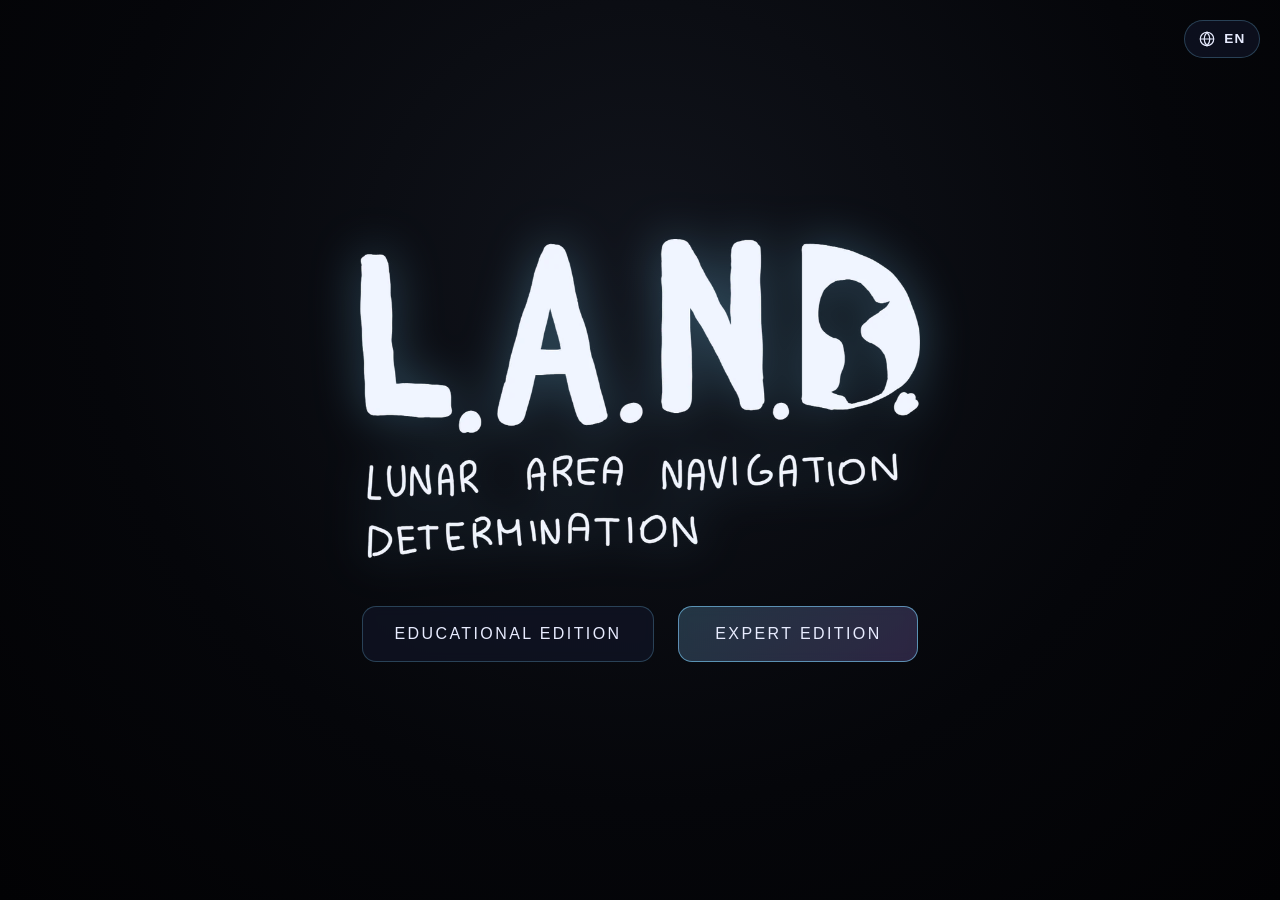
<file: index.html>
<!DOCTYPE html>
<html lang="en">
<head>
<meta charset="UTF-8">
<meta name="viewport" content="width=device-width, initial-scale=1.0">
<title>L.A.N.D. – Lunar Area Navigation and Determination</title>
<!-- Open source: no sign-in, no tracking. The page only talks to its own origin (data/ and images/). -->
<meta http-equiv="Content-Security-Policy" content="default-src 'self'; script-src 'self'; style-src 'self' 'unsafe-inline' https://fonts.googleapis.com; font-src https://fonts.gstatic.com; img-src 'self' data: blob: https://upload.wikimedia.org; connect-src 'self'; form-action 'none'; base-uri 'none'; object-src 'none'">
<meta name="referrer" content="no-referrer">
<link rel="icon" href="images/land-mark.webp">
<link rel="preconnect" href="https://fonts.googleapis.com">
<link href="https://fonts.googleapis.com/css2?family=Orbitron:wght@500;800&family=Inter:wght@400;600&family=IBM+Plex+Mono:wght@300;400;500&family=IBM+Plex+Sans:wght@300;400;500;600&display=swap" rel="stylesheet">
<link rel="stylesheet" href="css/land.css">
</head>
<body data-page="home" class="home">
<div class="rotate-hint" id="rotateHint" role="dialog" aria-modal="true">
  <div><span class="ph">📱</span><h3 data-i18n="rotTitle">Turn your phone</h3><p data-i18n="rotText"></p>
    <div class="rb"><button class="go" id="rotGo" data-i18n="rotGo">Full screen, landscape</button><button class="skip" id="rotSkip" data-i18n="rotSkip">Continue anyway</button></div></div>
</div>

<!-- language -->
<div class="lang">
  <button class="lang-toggle" id="langToggle" aria-haspopup="true" aria-expanded="false" aria-label="Language">
    <svg viewBox="0 0 24 24" fill="none" stroke="currentColor" stroke-width="1.6"><circle cx="12" cy="12" r="9"/><path d="M3 12h18M12 3c2.5 2.8 3.8 5.8 3.8 9s-1.3 6.2-3.8 9c-2.5-2.8-3.8-5.8-3.8-9S9.5 5.8 12 3z"/></svg>
    <span id="langCode">EN</span>
  </button>
  <ul class="lang-menu" id="langMenu" role="menu"></ul>
</div>
<!-- INTRO: L.A.N.D. (Lunar Area Navigation and Determination) -->
<section class="view active intro" id="view-intro" aria-label="L.A.N.D. – Lunar Area Navigation and Determination">
  <h1 class="sr-only">L.A.N.D. – Lunar Area Navigation and Determination</h1>
  <img class="intro-logo" id="introLogo" alt="L.A.N.D. – Lunar Area Navigation and Determination" src="images/land-logo.webp">
  <div class="intro-track" aria-hidden="true"><img class="intro-shuttle" id="introShuttle" alt="" src="images/duck-shuttle.webp"></div>
  <p class="intro-skip" data-i18n="introSkip">Click to continue</p>
</section>

<!-- HOME -->
<main class="view" id="view-home">
  <header>
    <h1 class="sr-only">L.A.N.D. – Lunar Area Navigation and Determination</h1>
    <img class="home-logo" id="homeLogo" alt="L.A.N.D. – Lunar Area Navigation and Determination" src="images/land-logo.webp">
  </header>
  <nav class="actions">
    <a class="btn" href="history.html" data-i18n="educational">Educational Edition</a>
    <a class="btn primary" href="workspace.html" data-i18n="expert">Expert Edition</a>
  </nav>
</main>
<script src="js/core/i18n-text.js"></script>
<script src="js/core/core.js"></script>
<script src="js/pages/home.js"></script>
</body>
</html>
</file>
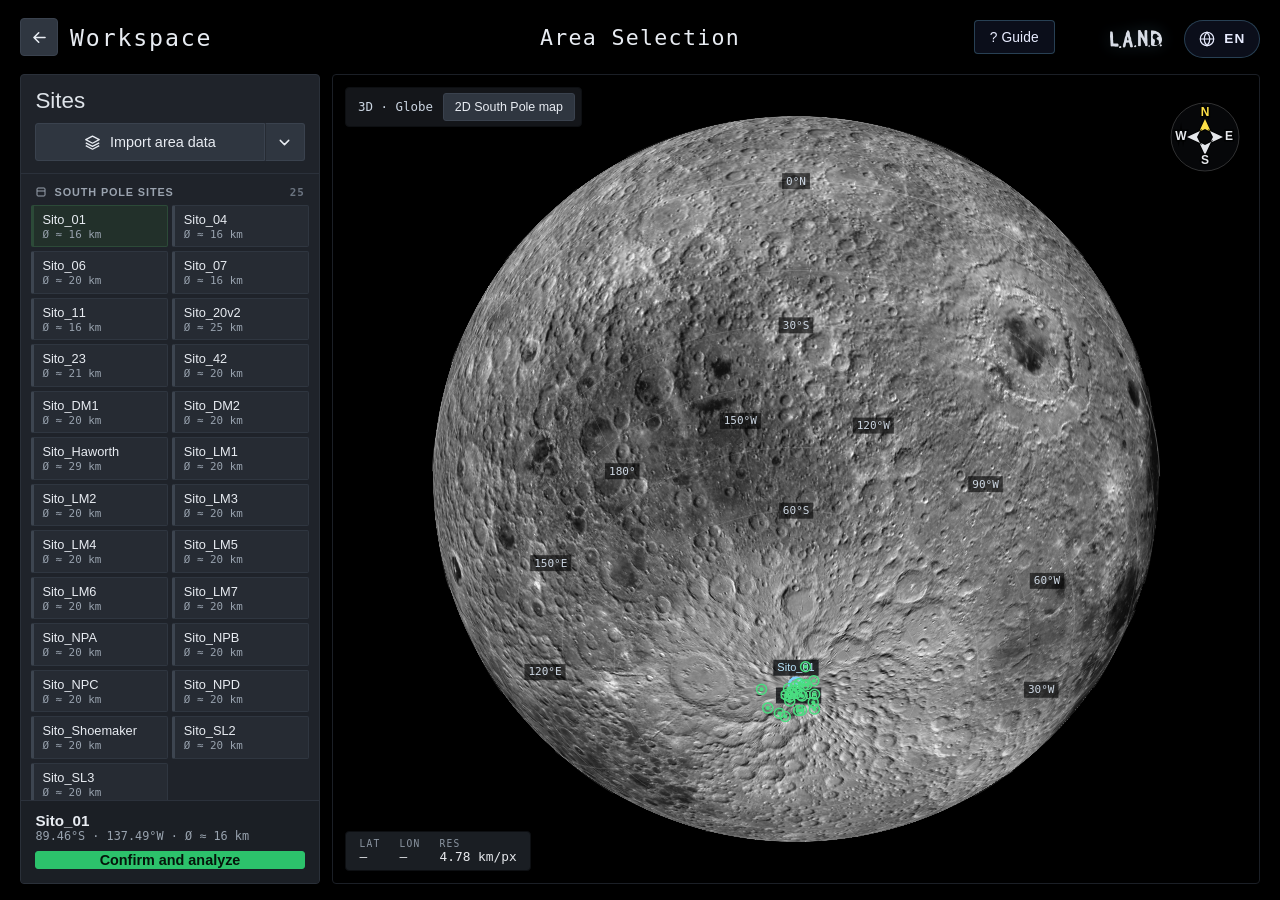
<file: analysis.html>
<!DOCTYPE html>
<html lang="en">
<head>
<meta charset="UTF-8">
<meta name="viewport" content="width=device-width, initial-scale=1.0">
<title>Heat map · L.A.N.D.</title>
<!-- Open source: no sign-in, no tracking. The page only talks to its own origin (data/ and images/). -->
<meta http-equiv="Content-Security-Policy" content="default-src 'self'; script-src 'self'; style-src 'self' 'unsafe-inline' https://fonts.googleapis.com; font-src https://fonts.gstatic.com; img-src 'self' data: blob: https://upload.wikimedia.org; connect-src 'self'; form-action 'none'; base-uri 'none'; object-src 'none'">
<meta name="referrer" content="no-referrer">
<link rel="icon" href="images/land-mark.webp">
<link rel="preconnect" href="https://fonts.googleapis.com">
<link href="https://fonts.googleapis.com/css2?family=Orbitron:wght@500;800&family=Inter:wght@400;600&family=IBM+Plex+Mono:wght@300;400;500&family=IBM+Plex+Sans:wght@300;400;500;600&display=swap" rel="stylesheet">
<link rel="stylesheet" href="css/land.css">
<link rel="stylesheet" href="css/analysis.css">
</head>
<body data-page="analysis" class="lroc">
<div class="rotate-hint" id="rotateHint" role="dialog" aria-modal="true">
  <div><span class="ph">📱</span><h3 data-i18n="rotTitle">Turn your phone</h3><p data-i18n="rotText"></p>
    <div class="rb"><button class="go" id="rotGo" data-i18n="rotGo">Full screen, landscape</button><button class="skip" id="rotSkip" data-i18n="rotSkip">Continue anyway</button></div></div>
</div>
<a href="index.html" class="land-mark-link" aria-label="L.A.N.D. home"><img id="landMark" alt="L.A.N.D." src="images/land-mark.webp"></a>
<!-- language -->
<div class="lang">
  <button class="lang-toggle" id="langToggle" aria-haspopup="true" aria-expanded="false" aria-label="Language">
    <svg viewBox="0 0 24 24" fill="none" stroke="currentColor" stroke-width="1.6"><circle cx="12" cy="12" r="9"/><path d="M3 12h18M12 3c2.5 2.8 3.8 5.8 3.8 9s-1.3 6.2-3.8 9c-2.5-2.8-3.8-5.8-3.8-9S9.5 5.8 12 3z"/></svg>
    <span id="langCode">EN</span>
  </button>
  <ul class="lang-menu" id="langMenu" role="menu"></ul>
</div>
<section class="view active ws-view lroc-view" id="view-analysis" data-stage="analysis">
  <header class="ws-top">
    <div class="ws-title">
      <a class="ws-back" href="workspace.html" data-i18n-title="changeArea" title="Back" aria-label="Back"><svg viewBox="0 0 24 24" fill="none" stroke="currentColor" stroke-width="2" stroke-linecap="round" stroke-linejoin="round"><path d="M19 12H5M11 18l-6-6 6-6"/></svg></a>
      <h2 data-i18n="wsTitle">Workspace</h2>
    </div>
    <div class="ws-center"><h1 class="ws-stage-title" data-i18n="anTitle">Heat map</h1><span class="stage-sub" id="stageSub"></span><span class="demo-badge" id="demoBadge" hidden data-i18n="demoData">Demo data</span></div>
    <div class="ws-top-actions"><a class="btn small" href="workspace.html" data-i18n="changeArea">Change area</a><button class="btn small" id="btnGuide" data-i18n="guideBtn">? Guide</button></div>
  </header>
  <div class="ws-body stage on media" id="stageMap">
    <aside class="ws-side as-panel an-panel" id="anPanel">
      <div class="as-head">
        <h3 data-i18n="anMission">Mission</h3>
        <input id="mName" class="an-name" type="text" maxlength="60" data-m="name" autocomplete="off" data-i18n-title="mName" aria-label="Mission name">
        <div class="as-add">
          <button class="as-btn" id="btnImportMission">
            <svg viewBox="0 0 24 24" fill="none" stroke="currentColor" stroke-width="1.8" stroke-linecap="round" stroke-linejoin="round"><path d="M12 3v12M7 10l5 5 5-5"/><path d="M4 17v3h16v-3"/></svg>
            <span data-i18n="importMission">Import mission</span>
          </button>
          <button class="as-btn split" id="btnMissionMenu" aria-haspopup="true" aria-expanded="false" title="Export" aria-label="Export">
            <svg viewBox="0 0 24 24" fill="none" stroke="currentColor" stroke-width="2" stroke-linecap="round" stroke-linejoin="round"><path d="m6 9 6 6 6-6"/></svg>
          </button>
          <div class="as-menu" id="missionMenu" role="menu" hidden>
            <button type="button" role="menuitem" id="btnExportMission" data-i18n="exportMission">Export mission</button>
            <button type="button" role="menuitem" id="btnExportData" data-i18n="exportData">Export area data</button>
          </div>
        </div>
        <input type="file" id="missionFile" accept=".json,application/json" hidden>
        <p class="field-hint mission-msg" id="missionMsg"></p>
      </div>
      <div class="an-scroll">
      <section class="an-sec" id="secWeights">
        <h4 data-i18n="weightsTitle">Weights</h4>
        <div class="sliders" data-sliders="side"></div>
        <label class="mean-lbl" for="meanMode" data-i18n="meanLbl">How to combine the weights</label>
        <select id="meanMode" class="an-select"><option value="arith" data-i18n="meanArith">Weighted arithmetic mean</option><option value="geo" data-i18n="meanGeo">Weighted geometric mean</option></select>
        <p class="field-hint" id="meanHint"></p>
      </section>
      <section class="an-sec" id="secCross">
        <h4 data-i18n="anCrossTitle">Selectable weights</h4>
        <p class="slider-desc m-only" data-i18n="crossHelp"></p>
        <div class="cross-box m-only" id="crossBox"></div>
        <p class="slider-desc t-only" data-i18n="anCrossStay"></p>
      </section>
      <section class="an-sec" id="secTiming">
        <h4 data-i18n="timeTitle">Timing</h4>
        <div class="coord-row">
          <div class="field"><label for="arrivalSide" data-i18n="arrival">Landing</label><input type="datetime-local" id="arrivalSide" data-arrival></div>
          <div class="field"><label for="mStay" data-i18n="mStay">Stay (hours)</label><input id="mStay" type="number" min="1" max="720" step="1" data-m="stayHours"></div>
        </div>
        <p class="field-hint" data-i18n="arrivalNote"></p>
        <p class="field-hint period-note" id="periodNote" hidden></p>
        <p class="ephem" id="ephem"></p>
      </section>
      <section class="an-sec" id="secOpt">
        <h4 data-i18n="optTitle">Constraints</h4>
        <p class="field-hint" data-i18n="optHelp"></p>
        <div class="opt-add-row"><select id="optAdd" class="opt-add"></select>
          <button type="button" class="q-btn" id="optHelpAll" aria-expanded="false" title="?">?</button></div>
        <div class="opt-help-all" id="optHelpPanel" hidden></div>
        <div class="opt-list" id="optList"></div>
      </section>
      <section class="an-sec" id="secSites">
        <h4 data-i18n="topSites">Best sites</h4>
        <ol class="sites" id="sitesList"></ol>
      </section>
      </div>
    </aside>
    <div class="map-wrap an-map" id="mapWrap">
      <canvas id="mapCanvas"></canvas>
      <canvas id="orbitBack" aria-hidden="true"></canvas>
      <canvas id="orbitGL" aria-hidden="true"></canvas>
      <canvas id="orbitCanvas" aria-label="3D"></canvas>
      <div class="map-tip" id="mapTip"></div>
      <!-- top left: view -->
      <div class="an-box an-view">
        <span class="an-lbl" data-i18n="viewTitle">View</span>
        <div class="an-seg view-mode" id="horizonMode">
          <button data-h="cycle"><b data-i18n="vMedia">Yearly average</b></button>
          <button data-h="stay"><b data-i18n="vTime">Over time</b></button>
        </div>
        <button class="as-btn sm an-3d" id="btnOrbit" type="button">
          <svg viewBox="0 0 24 24" fill="none" stroke="currentColor" stroke-width="2"><circle cx="12" cy="12" r="8"/><ellipse cx="12" cy="12" rx="8" ry="3.2"/></svg>
          <span id="btnOrbitLbl"></span>
        </button>
      </div>
      <div class="orbit-hint" id="orbitHint" data-i18n="orbitHint"></div>
      <!-- top centre: link / sunlight lamps (over time) -->
      <div class="mc-panel mc-lamps" id="mcPanel" aria-live="polite"></div>
      <!-- top right: legend -->
      <div class="map-legend" id="mapLegend">
        <div class="legend-title" id="legendTitle"></div>
        <div class="lg-body">
          <div class="legend-bar" id="legendBar"></div>
          <div class="lg-labels" id="legendTicks"></div>
        </div>
        <div class="legend-mask" id="legendMask"><i></i><span data-i18n="masked">Excluded</span></div>
        <div class="legend-mask energy" id="legendEnergy"><i></i><span data-i18n="maskEnergyLg">Battery below reserve</span></div>
      </div>
      <!-- bottom right: map layers -->
      <div class="an-box an-layers" id="layersBox">
        <span class="an-lbl" data-i18n="layers">Map layer</span>
        <div class="an-seg grid" id="layerTabs"></div>
        <div class="map-opts">
          <label><span data-i18n="zoom">Extent</span>
            <select id="zoomSel"><option value="1">100%</option><option value="0.6">60%</option><option value="0.3">30%</option></select></label>
          <label class="chk"><input type="checkbox" id="cratersChk" checked> <span data-i18n="craters">Craters</span></label>
        </div>
      </div>
      <!-- bottom left: energy budget (over time) -->
      <div class="an-box an-energy t-only" id="energyBox">
        <button type="button" class="an-fold" id="energyToggle" aria-expanded="true"><span data-i18n="energyTitle">Energy budget</span><i>▾</i></button>
        <div class="an-energy-body">
          <p class="slider-desc" id="eFor"></p>
          <div class="echart-wrap" id="eWrap">
            <canvas id="eChart" role="img"></canvas>
            <div class="map-tip" id="eTip"></div>
          </div>
          <p class="e-stats" id="eStats"></p>
        </div>
      </div>
      <!-- bottom: time bar (over time) -->
      <div class="timebar" id="timebar">
        <button class="tb" data-step="-24"></button>
        <button class="tb" data-step="-1"></button>
        <button class="tb play" id="btnPlay" aria-label="Play">▶</button>
        <button class="tb" data-step="1"></button>
        <button class="tb" data-step="24"></button>
        <input type="range" id="timeSlider" min="0" max="720" step="1" value="0" aria-label="Time">
        <select id="playStep" aria-label="Step"><option value="1">1 h</option><option value="6">6 h</option><option value="24">24 h</option><option value="168">7 d</option></select>
        <div class="tb-label" id="timeLabel"></div>
      </div>
      <div class="map-busy" id="mapBusy" data-i18n="computing">Computing…</div>
    </div>
  </div>
</section>
<script src="js/core/i18n-text.js"></script>
<script src="js/core/core.js"></script>
<script src="js/core/geo.js"></script>
<script src="js/core/data.js"></script>
<script src="js/core/state.js"></script>
<script src="js/core/moon-gl.js"></script>
<script src="js/core/tour.js"></script>
<script src="js/pages/analysis.js"></script>
</body>
</html>
</file>
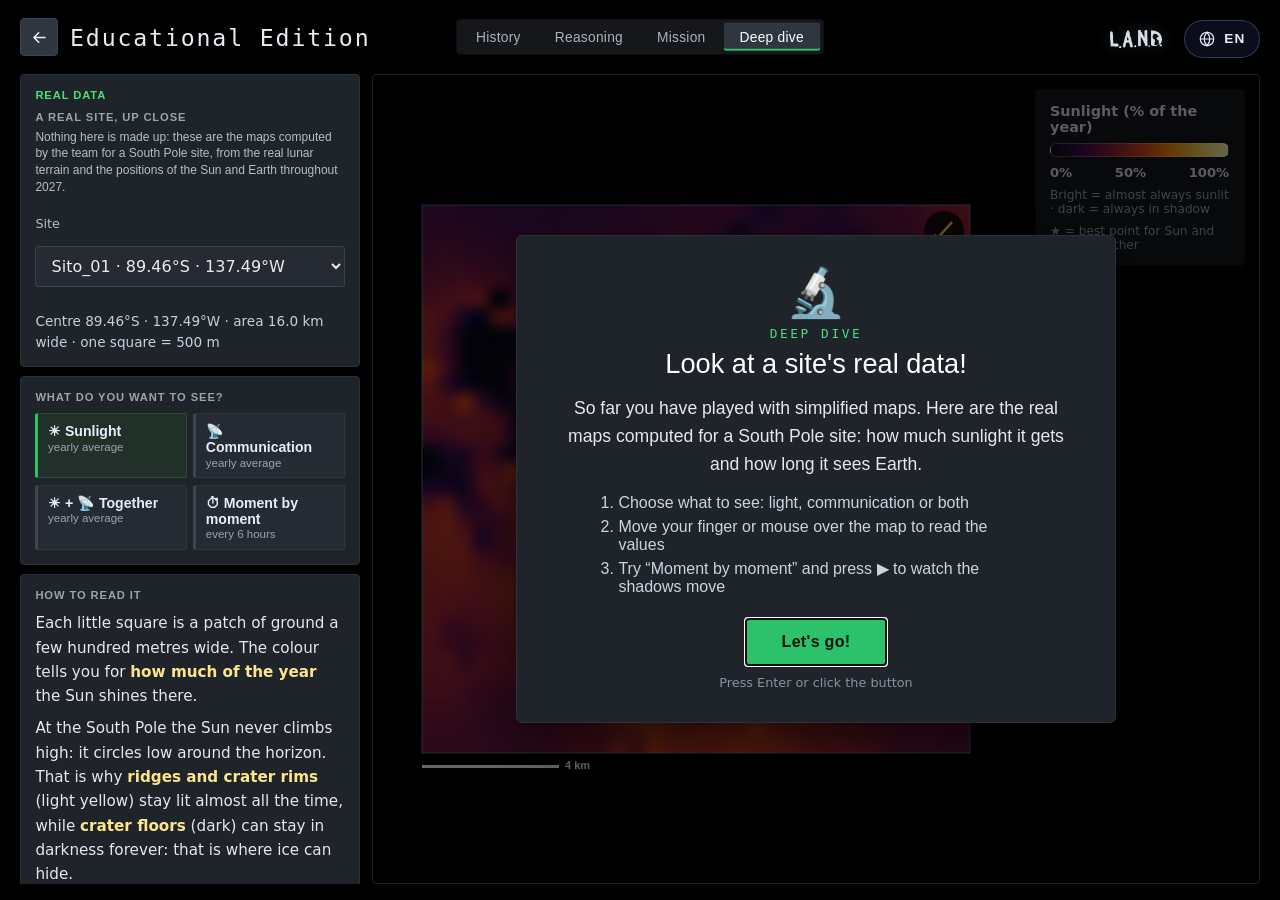
<file: deep-dive.html>
<!DOCTYPE html>
<html lang="en">
<head>
<meta charset="UTF-8">
<meta name="viewport" content="width=device-width, initial-scale=1.0">
<title>Deep dive · L.A.N.D.</title>
<!-- Open source: no sign-in, no tracking. The page only talks to its own origin (data/ and images/). -->
<meta http-equiv="Content-Security-Policy" content="default-src 'self'; script-src 'self'; style-src 'self' 'unsafe-inline' https://fonts.googleapis.com; font-src https://fonts.gstatic.com; img-src 'self' data: blob: https://upload.wikimedia.org; connect-src 'self'; form-action 'none'; base-uri 'none'; object-src 'none'">
<meta name="referrer" content="no-referrer">
<link rel="icon" href="images/land-mark.webp">
<link rel="preconnect" href="https://fonts.googleapis.com">
<link href="https://fonts.googleapis.com/css2?family=Orbitron:wght@500;800&family=Inter:wght@400;600&family=IBM+Plex+Mono:wght@300;400;500&family=IBM+Plex+Sans:wght@300;400;500;600&display=swap" rel="stylesheet">
<link rel="stylesheet" href="css/land.css">
<link rel="stylesheet" href="css/edu.css">
</head>
<body data-page="deep" class="lroc">
<div class="rotate-hint" id="rotateHint" role="dialog" aria-modal="true">
  <div><span class="ph">📱</span><h3 data-i18n="rotTitle">Turn your phone</h3><p data-i18n="rotText"></p>
    <div class="rb"><button class="go" id="rotGo" data-i18n="rotGo">Full screen, landscape</button><button class="skip" id="rotSkip" data-i18n="rotSkip">Continue anyway</button></div></div>
</div>
<a href="index.html" class="land-mark-link" aria-label="L.A.N.D. home"><img id="landMark" alt="L.A.N.D." src="images/land-mark.webp"></a>
<!-- language -->
<div class="lang">
  <button class="lang-toggle" id="langToggle" aria-haspopup="true" aria-expanded="false" aria-label="Language">
    <svg viewBox="0 0 24 24" fill="none" stroke="currentColor" stroke-width="1.6"><circle cx="12" cy="12" r="9"/><path d="M3 12h18M12 3c2.5 2.8 3.8 5.8 3.8 9s-1.3 6.2-3.8 9c-2.5-2.8-3.8-5.8-3.8-9S9.5 5.8 12 3z"/></svg>
    <span id="langCode">EN</span>
  </button>
  <ul class="lang-menu" id="langMenu" role="menu"></ul>
</div>
<section class="view active ws-view edu-view lroc-view" id="view-educational">
  <header class="ws-top">
    <div class="ws-title">
      <a class="ws-back" href="index.html" data-i18n-title="back" title="Back" aria-label="Back"><svg viewBox="0 0 24 24" fill="none" stroke="currentColor" stroke-width="2" stroke-linecap="round" stroke-linejoin="round"><path d="M19 12H5M11 18l-6-6 6-6"/></svg></a>
      <h2 data-i18n="educational">Educational Edition</h2>
    </div>
    <div class="ws-center"><nav class="edu-tabs" id="eduTabs"><a href="history.html" data-tab="history" data-i18n="eduHistory">History</a><a href="reasoning.html" data-tab="reason" data-i18n="eduReason">Reasoning</a><a href="mission.html" data-tab="game" data-i18n="eduGame">Mission</a><a href="deep-dive.html" data-tab="deep" class="active" aria-current="page" data-i18n="eduDeep">Deep dive</a></nav></div>
    <div class="ws-top-actions"></div>
  </header>
  <div class="ws-body" id="pane-deep">
    <aside class="ws-side">
      <section class="side-card">
        <p class="step-tag" data-i18n="dKick">Real data</p>
        <h3 data-i18n="dTitle">A real site, up close</h3>
        <p class="slider-desc" data-i18n="dIntro"></p>
        <label class="d-lbl" for="dSite" data-i18n="dSiteLbl">Site</label>
        <select id="dSite" class="opt-add"></select>
        <p class="d-meta" id="dMeta"></p>
      </section>
      <section class="side-card">
        <h3 data-i18n="dWhat">What do you want to see?</h3>
        <div class="d-layers" id="dLayers">
          <button data-dl="sun" class="active"><b data-i18n="dlSun">☀ Sunlight</b><small data-i18n="dlSunS">yearly average</small></button>
          <button data-dl="earth"><b data-i18n="dlEarth">📡 Communication</b><small data-i18n="dlEarthS">yearly average</small></button>
          <button data-dl="both"><b data-i18n="dlBoth">☀ + 📡 Together</b><small data-i18n="dlBothS">yearly average</small></button>
          <button data-dl="now"><b data-i18n="dlNow">⏱ Moment by moment</b><small data-i18n="dlNowS">every 6 hours</small></button>
        </div>
        <div class="d-time" id="dTime" hidden>
          <div class="d-trow"><button type="button" class="q-btn" id="dPlay" aria-label="Play">▶</button><input type="range" id="dSlider" min="0" max="1" value="0"></div>
          <div class="d-tlbl" id="dTlbl"></div>
        </div>
      </section>
      <section class="side-card">
        <h3 data-i18n="dRead">How to read it</h3>
        <div class="d-explain" id="dExplain"></div>
      </section>
      <section class="side-card">
        <h3 data-i18n="dNumbers">The numbers of this site</h3>
        <div class="d-stats" id="dStats"></div>
      </section>
    </aside>
    <div class="map-wrap" id="dWrap">
      <canvas id="dMap"></canvas>
      <div class="map-tip" id="dTip"></div>
      <div class="d-legend" id="dLegend"></div>
      <div class="map-busy" id="dBusy" data-i18n="computing">Computing…</div>
    </div>
  </div>
</section>
<script src="js/core/i18n-text.js"></script>
<script src="js/core/core.js"></script>
<script src="js/core/geo.js"></script>
<script src="js/core/data.js"></script>
<script src="js/core/moon-gl.js"></script>
<script src="js/pages/edu-common.js"></script>
<script src="js/pages/deep-dive.js"></script>
</body>
</html>
</file>
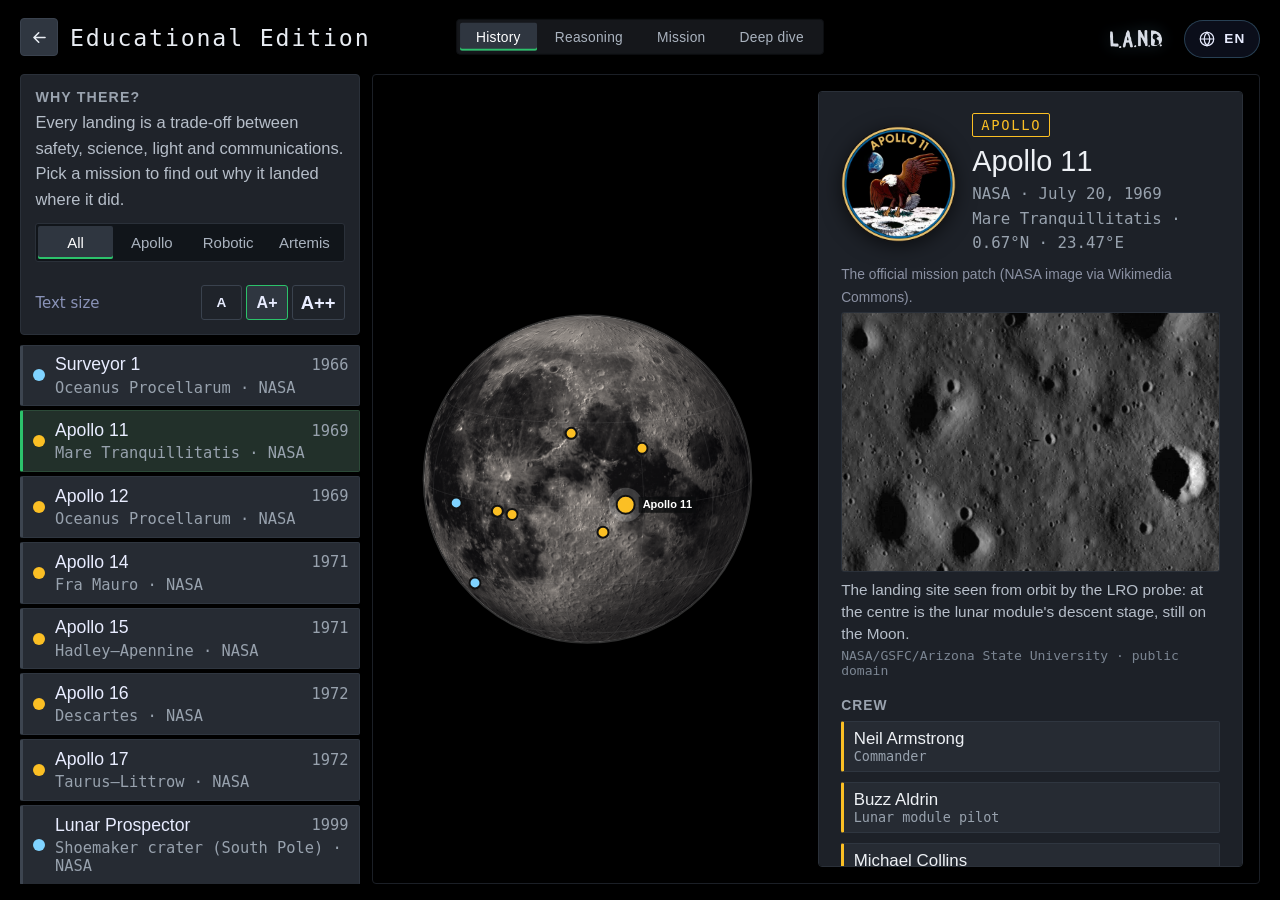
<file: history.html>
<!DOCTYPE html>
<html lang="en">
<head>
<meta charset="UTF-8">
<meta name="viewport" content="width=device-width, initial-scale=1.0">
<title>History · L.A.N.D.</title>
<!-- Open source: no sign-in, no tracking. The page only talks to its own origin (data/ and images/). -->
<meta http-equiv="Content-Security-Policy" content="default-src 'self'; script-src 'self'; style-src 'self' 'unsafe-inline' https://fonts.googleapis.com; font-src https://fonts.gstatic.com; img-src 'self' data: blob: https://upload.wikimedia.org; connect-src 'self'; form-action 'none'; base-uri 'none'; object-src 'none'">
<meta name="referrer" content="no-referrer">
<link rel="icon" href="images/land-mark.webp">
<link rel="preconnect" href="https://fonts.googleapis.com">
<link href="https://fonts.googleapis.com/css2?family=Orbitron:wght@500;800&family=Inter:wght@400;600&family=IBM+Plex+Mono:wght@300;400;500&family=IBM+Plex+Sans:wght@300;400;500;600&display=swap" rel="stylesheet">
<link rel="stylesheet" href="css/land.css">
<link rel="stylesheet" href="css/edu.css">
</head>
<body data-page="history" class="lroc">
<div class="rotate-hint" id="rotateHint" role="dialog" aria-modal="true">
  <div><span class="ph">📱</span><h3 data-i18n="rotTitle">Turn your phone</h3><p data-i18n="rotText"></p>
    <div class="rb"><button class="go" id="rotGo" data-i18n="rotGo">Full screen, landscape</button><button class="skip" id="rotSkip" data-i18n="rotSkip">Continue anyway</button></div></div>
</div>
<a href="index.html" class="land-mark-link" aria-label="L.A.N.D. home"><img id="landMark" alt="L.A.N.D." src="images/land-mark.webp"></a>
<!-- language -->
<div class="lang">
  <button class="lang-toggle" id="langToggle" aria-haspopup="true" aria-expanded="false" aria-label="Language">
    <svg viewBox="0 0 24 24" fill="none" stroke="currentColor" stroke-width="1.6"><circle cx="12" cy="12" r="9"/><path d="M3 12h18M12 3c2.5 2.8 3.8 5.8 3.8 9s-1.3 6.2-3.8 9c-2.5-2.8-3.8-5.8-3.8-9S9.5 5.8 12 3z"/></svg>
    <span id="langCode">EN</span>
  </button>
  <ul class="lang-menu" id="langMenu" role="menu"></ul>
</div>
<section class="view active ws-view edu-view lroc-view" id="view-educational">
  <header class="ws-top">
    <div class="ws-title">
      <a class="ws-back" href="index.html" data-i18n-title="back" title="Back" aria-label="Back"><svg viewBox="0 0 24 24" fill="none" stroke="currentColor" stroke-width="2" stroke-linecap="round" stroke-linejoin="round"><path d="M19 12H5M11 18l-6-6 6-6"/></svg></a>
      <h2 data-i18n="educational">Educational Edition</h2>
    </div>
    <div class="ws-center"><nav class="edu-tabs" id="eduTabs"><a href="history.html" data-tab="history" class="active" aria-current="page" data-i18n="eduHistory">History</a><a href="reasoning.html" data-tab="reason" data-i18n="eduReason">Reasoning</a><a href="mission.html" data-tab="game" data-i18n="eduGame">Mission</a><a href="deep-dive.html" data-tab="deep" data-i18n="eduDeep">Deep dive</a></nav></div>
    <div class="ws-top-actions"></div>
  </header>
  <div class="ws-body" id="pane-history">
    <aside class="ws-side">
      <section class="side-card">
        <h3 data-i18n="hTitle">Why there?</h3>
        <p class="slider-desc" data-i18n="hIntro"></p>
        <div class="layer-tabs four" id="hFilter">
          <button data-f="all" class="active" data-i18n="hAll">All</button>
          <button data-f="apollo" data-i18n="hApollo">Apollo</button>
          <button data-f="robotic" data-i18n="hRobotic">Robotic</button>
          <button data-f="future" data-i18n="hFuture">Artemis</button>
        </div>
        <div class="h-font"><span data-i18n="hFont">Text size</span>
          <div id="hFont"><button data-z="1" aria-label="A">A</button><button data-z="1.2" aria-label="A+">A+</button><button data-z="1.45" aria-label="A++">A++</button></div></div>
      </section>
      <ol class="mission-list" id="hList"></ol>
    </aside>
    <div class="map-wrap" id="hWrap">
      <canvas id="hGlobeGL" class="sphere-gl"></canvas>
      <canvas id="hGlobe" class="sphere"></canvas>
      <article class="h-detail" id="hDetail"></article>
    </div>
  </div>


</section>
<script src="js/core/i18n-text.js"></script>
<script src="js/core/core.js"></script>
<script src="js/core/geo.js"></script>
<script src="js/core/data.js"></script>
<script src="js/core/moon-gl.js"></script>
<script src="js/pages/edu-common.js"></script>
<script src="js/pages/history.js"></script>
</body>
</html>
</file>
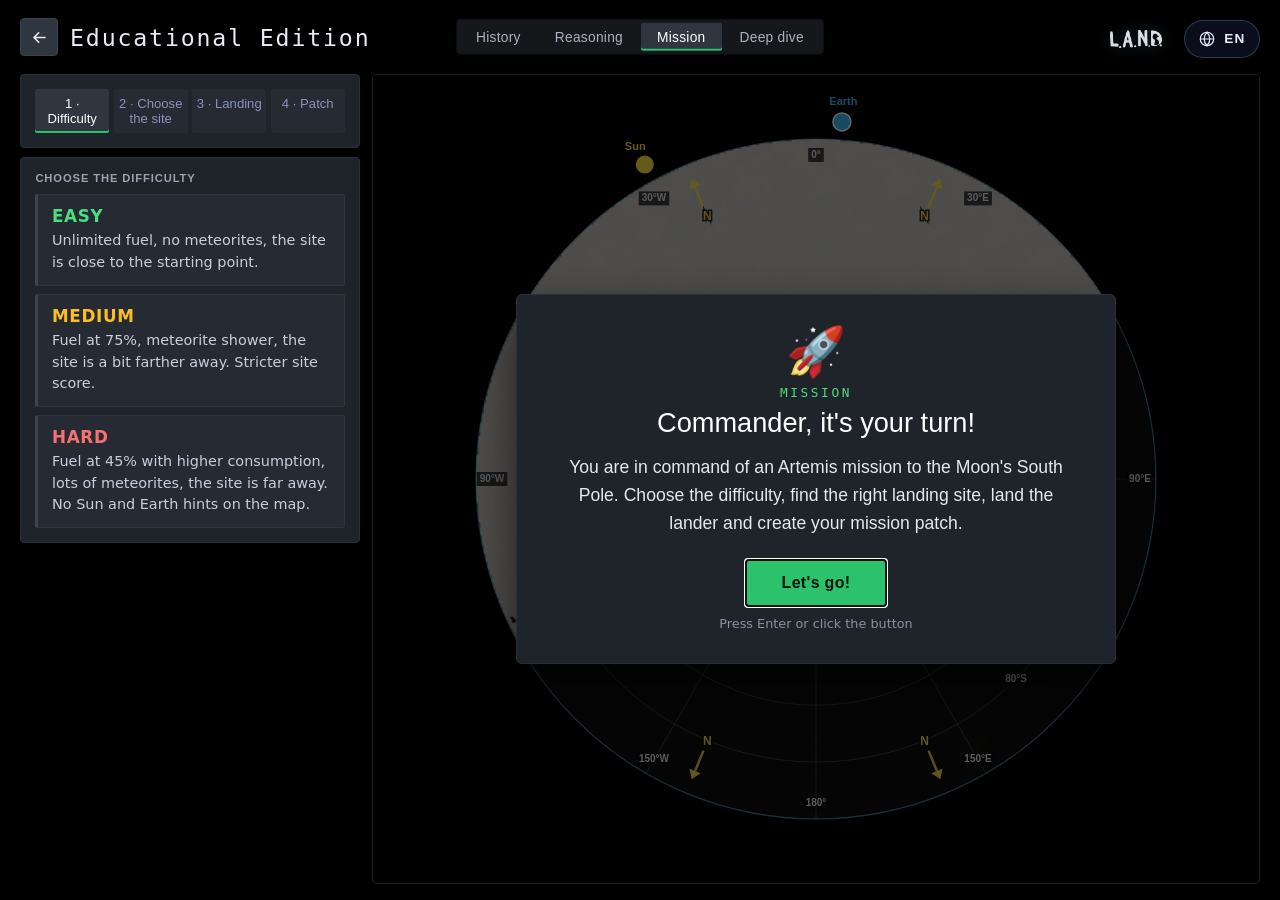
<file: mission.html>
<!DOCTYPE html>
<html lang="en">
<head>
<meta charset="UTF-8">
<meta name="viewport" content="width=device-width, initial-scale=1.0">
<title>Mission · L.A.N.D.</title>
<!-- Open source: no sign-in, no tracking. The page only talks to its own origin (data/ and images/). -->
<meta http-equiv="Content-Security-Policy" content="default-src 'self'; script-src 'self'; style-src 'self' 'unsafe-inline' https://fonts.googleapis.com; font-src https://fonts.gstatic.com; img-src 'self' data: blob: https://upload.wikimedia.org; connect-src 'self'; form-action 'none'; base-uri 'none'; object-src 'none'">
<meta name="referrer" content="no-referrer">
<link rel="icon" href="images/land-mark.webp">
<link rel="preconnect" href="https://fonts.googleapis.com">
<link href="https://fonts.googleapis.com/css2?family=Orbitron:wght@500;800&family=Inter:wght@400;600&family=IBM+Plex+Mono:wght@300;400;500&family=IBM+Plex+Sans:wght@300;400;500;600&display=swap" rel="stylesheet">
<link rel="stylesheet" href="css/land.css">
<link rel="stylesheet" href="css/edu.css">
</head>
<body data-page="game" class="lroc">
<div class="rotate-hint" id="rotateHint" role="dialog" aria-modal="true">
  <div><span class="ph">📱</span><h3 data-i18n="rotTitle">Turn your phone</h3><p data-i18n="rotText"></p>
    <div class="rb"><button class="go" id="rotGo" data-i18n="rotGo">Full screen, landscape</button><button class="skip" id="rotSkip" data-i18n="rotSkip">Continue anyway</button></div></div>
</div>
<a href="index.html" class="land-mark-link" aria-label="L.A.N.D. home"><img id="landMark" alt="L.A.N.D." src="images/land-mark.webp"></a>
<!-- language -->
<div class="lang">
  <button class="lang-toggle" id="langToggle" aria-haspopup="true" aria-expanded="false" aria-label="Language">
    <svg viewBox="0 0 24 24" fill="none" stroke="currentColor" stroke-width="1.6"><circle cx="12" cy="12" r="9"/><path d="M3 12h18M12 3c2.5 2.8 3.8 5.8 3.8 9s-1.3 6.2-3.8 9c-2.5-2.8-3.8-5.8-3.8-9S9.5 5.8 12 3z"/></svg>
    <span id="langCode">EN</span>
  </button>
  <ul class="lang-menu" id="langMenu" role="menu"></ul>
</div>
<section class="view active ws-view edu-view lroc-view" id="view-educational">
  <header class="ws-top">
    <div class="ws-title">
      <a class="ws-back" href="index.html" data-i18n-title="back" title="Back" aria-label="Back"><svg viewBox="0 0 24 24" fill="none" stroke="currentColor" stroke-width="2" stroke-linecap="round" stroke-linejoin="round"><path d="M19 12H5M11 18l-6-6 6-6"/></svg></a>
      <h2 data-i18n="educational">Educational Edition</h2>
    </div>
    <div class="ws-center"><nav class="edu-tabs" id="eduTabs"><a href="history.html" data-tab="history" data-i18n="eduHistory">History</a><a href="reasoning.html" data-tab="reason" data-i18n="eduReason">Reasoning</a><a href="mission.html" data-tab="game" class="active" aria-current="page" data-i18n="eduGame">Mission</a><a href="deep-dive.html" data-tab="deep" data-i18n="eduDeep">Deep dive</a></nav></div>
    <div class="ws-top-actions"></div>
  </header>
  <div class="ws-body" id="pane-game">
    <aside class="ws-side">
      <section class="side-card">
        <ol class="g-steps" id="gSteps">
          <li data-s="0" class="on" data-i18n="gStep0">Difficulty</li>
          <li data-s="1" data-i18n="gStep1">Choose the site</li>
          <li data-s="2" data-i18n="gStep2">Landing</li>
          <li data-s="3" data-i18n="gStep3">Mission patch</li>
        </ol>
      </section>
      <section class="side-card" id="gSide0">
        <h3 data-i18n="gDiffTitle">Choose the difficulty</h3>
        <div class="g-diff" id="gDiff">
          <button data-d="easy"><b data-i18n="gEasy">Easy</b><span data-i18n="gEasyD"></span></button>
          <button data-d="medium"><b data-i18n="gMedium">Medium</b><span data-i18n="gMediumD"></span></button>
          <button data-d="hard"><b data-i18n="gHard">Hard</b><span data-i18n="gHardD"></span></button>
        </div>
      </section>
      <section class="side-card" id="gSide1" hidden>
        <h3 data-i18n="gBriefing">Briefing</h3>
        <div class="g-brief" id="gBrief"></div>
        <button class="btn small primary" id="gConfirm" disabled data-i18n="gConfirm">Confirm site</button>
        <div class="g-result" id="gResult"></div>
        <button class="btn small primary" id="gToLand" hidden data-i18n="gToLand">Start the landing</button>
        <button class="btn small" id="gNew1" data-i18n="gNew">New scenario</button>
        <button class="btn small" id="gChangeDiff" data-i18n="gChangeDiff">Change difficulty</button>
      </section>
      <section class="side-card" id="gSide2" hidden>
        <h3 data-i18n="gLandTitle">Manual landing</h3>
        <p class="slider-desc" data-i18n="gLandHelp"></p>
        <div class="x-btns">
          <button class="btn small primary" id="gStartDescent" data-i18n="gStartDescent">Start descent</button>
          <button class="btn small g-auto" id="gAuto" data-i18n="gAutoBtn">Autoland (L)</button>
        </div>
        <div class="g-tele" id="gTele"></div>
        <div class="g-result" id="gLandRes"></div>
        <button class="btn small" id="gRetry" hidden data-i18n="gRetry">Try again</button>
        <button class="btn small primary" id="gToPatch" hidden data-i18n="gToPatch">Create the patch</button>
        <button class="btn small" id="gSkipLand" data-i18n="gSkipLand">Skip the landing</button>
        <p class="slider-desc" data-i18n="gSkipNote"></p>
      </section>
      <section class="side-card" id="gSide3" hidden>
        <h3 data-i18n="gPatchTitle">Your mission patch</h3>
        <div class="field"><label for="gName" data-i18n="gName">Mission name</label><input id="gName" type="text" maxlength="30"></div>
        <div class="field"><label for="gCrew" data-i18n="gCrew">Commander</label><input id="gCrew" type="text" maxlength="28"></div>
        <div class="x-btns">
          <button class="btn small primary" id="gSvg" data-i18n="gSvg">Download SVG</button>
          <button class="btn small" id="gPng" data-i18n="gPng">Download PNG</button>
        </div>
        <button class="btn small" id="gNew3" data-i18n="gNew">New scenario</button>
      </section>
    </aside>
    <div class="map-wrap" id="gWrap">
      <canvas id="gMap"></canvas>
      <canvas id="gLander" tabindex="0"></canvas>
      <div class="g-pad" id="gPadCtl" hidden>
        <span class="lr"><button data-k="left" aria-label="◀">◀</button><button data-k="right" aria-label="▶">▶</button></span><button data-k="up" aria-label="▲">▲</button>
      </div>
      <div class="g-patch" id="gPatch"></div>
      <div class="g-compass" id="gCompass" hidden>
        <div class="g-c-east" data-i18n="gEast">towards East</div>
        <svg viewBox="-10 -14 180 188" aria-hidden="true"><path d="M5.5 37 A86 86 0 0 1 154.5 37" fill="none" stroke="#7fd3ff" stroke-width="2.5"/><path d="M159.5 45.7 L159.7 34 L149.3 40Z" fill="#7fd3ff"/><g font-family="Orbitron,Inter,sans-serif" font-weight="900" font-size="15" fill="#fde047" text-anchor="middle" stroke="#0a0b0d" stroke-width="3" paint-order="stroke"><path d="M80.0 18.0L90.0 80.0L80 80Z" fill="#fde047"/><path d="M80.0 18.0L70.0 80.0L80 80Z" fill="#ca8a04"/><text x="80.0" y="11.0">N</text><path d="M106.9 53.1L84.9 84.9L80 80Z" fill="#fef3c7"/><path d="M106.9 53.1L75.1 75.1L80 80Z" fill="#d6c68e"/><path d="M142.0 80.0L80.0 90.0L80 80Z" fill="#fde047"/><path d="M142.0 80.0L80.0 70.0L80 80Z" fill="#ca8a04"/><text x="154.0" y="85.0">N</text><path d="M106.9 106.9L75.1 84.9L80 80Z" fill="#fef3c7"/><path d="M106.9 106.9L84.9 75.1L80 80Z" fill="#d6c68e"/><path d="M80.0 142.0L70.0 80.0L80 80Z" fill="#fde047"/><path d="M80.0 142.0L90.0 80.0L80 80Z" fill="#ca8a04"/><text x="80.0" y="159.0">N</text><path d="M53.1 106.9L75.1 75.1L80 80Z" fill="#fef3c7"/><path d="M53.1 106.9L84.9 84.9L80 80Z" fill="#d6c68e"/><path d="M18.0 80.0L80.0 70.0L80 80Z" fill="#fde047"/><path d="M18.0 80.0L80.0 90.0L80 80Z" fill="#ca8a04"/><text x="6.0" y="85.0">N</text><path d="M53.1 53.1L84.9 75.1L80 80Z" fill="#fef3c7"/><path d="M53.1 53.1L75.1 84.9L80 80Z" fill="#d6c68e"/></g><circle cx="80" cy="80" r="6" fill="#111" stroke="#fde047" stroke-width="2"/></svg>
        <div class="g-c-pole" data-i18n="gPoleS">SOUTH POLE</div>
        <h4>★ <span data-i18n="gCompassT">Where is North?</span></h4>
        <p data-i18n="gCompassNote"></p>
      </div>
      <div class="map-busy" id="gBusy" data-i18n="computing">Computing…</div>
    </div>
  </div>


</section>
<script src="js/core/i18n-text.js"></script>
<script src="js/core/core.js"></script>
<script src="js/core/geo.js"></script>
<script src="js/core/data.js"></script>
<script src="js/core/moon-gl.js"></script>
<script src="js/pages/edu-common.js"></script>
<script src="js/pages/mission.js"></script>
</body>
</html>
</file>
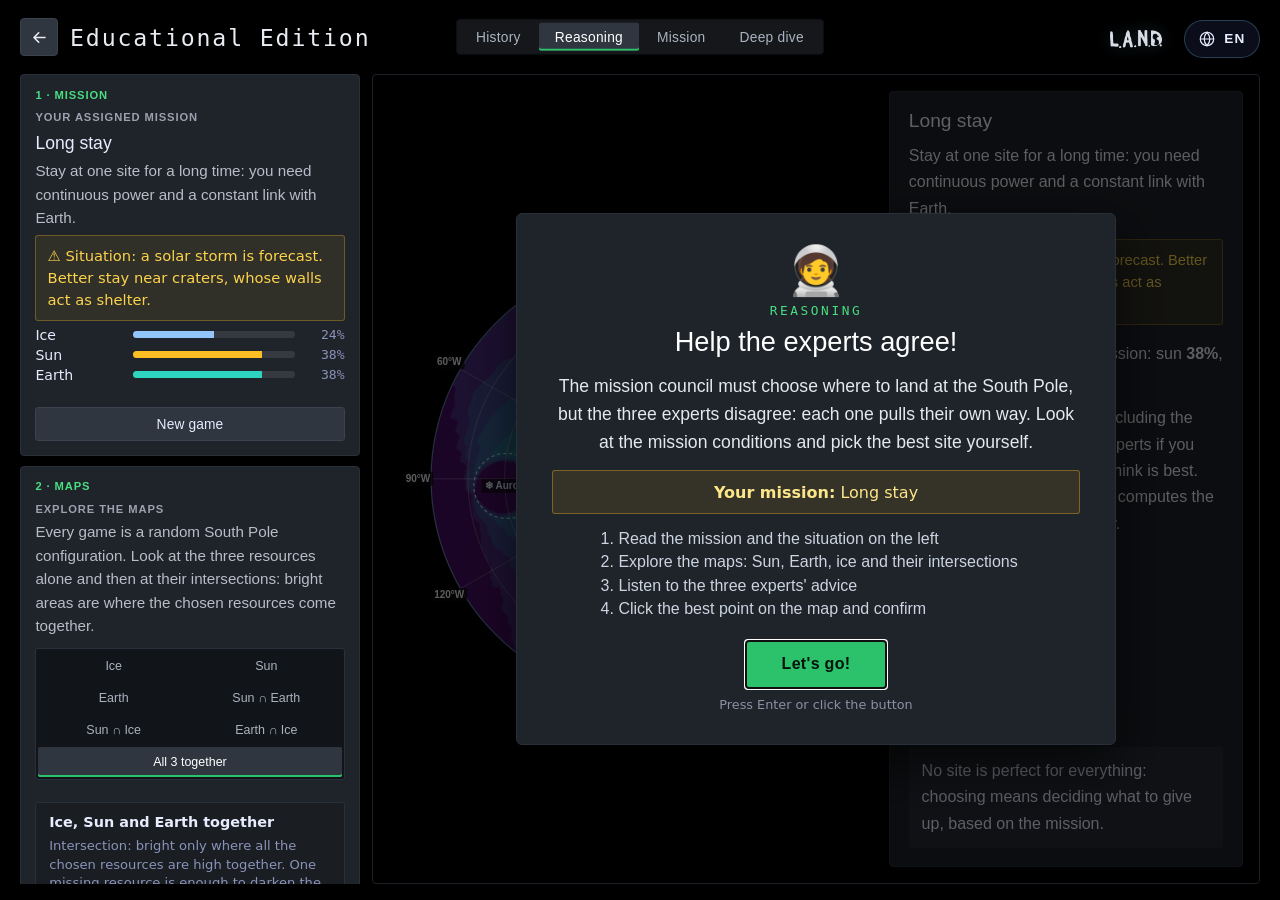
<file: reasoning.html>
<!DOCTYPE html>
<html lang="en">
<head>
<meta charset="UTF-8">
<meta name="viewport" content="width=device-width, initial-scale=1.0">
<title>Reasoning · L.A.N.D.</title>
<!-- Open source: no sign-in, no tracking. The page only talks to its own origin (data/ and images/). -->
<meta http-equiv="Content-Security-Policy" content="default-src 'self'; script-src 'self'; style-src 'self' 'unsafe-inline' https://fonts.googleapis.com; font-src https://fonts.gstatic.com; img-src 'self' data: blob: https://upload.wikimedia.org; connect-src 'self'; form-action 'none'; base-uri 'none'; object-src 'none'">
<meta name="referrer" content="no-referrer">
<link rel="icon" href="images/land-mark.webp">
<link rel="preconnect" href="https://fonts.googleapis.com">
<link href="https://fonts.googleapis.com/css2?family=Orbitron:wght@500;800&family=Inter:wght@400;600&family=IBM+Plex+Mono:wght@300;400;500&family=IBM+Plex+Sans:wght@300;400;500;600&display=swap" rel="stylesheet">
<link rel="stylesheet" href="css/land.css">
<link rel="stylesheet" href="css/edu.css">
</head>
<body data-page="reason" class="lroc">
<div class="rotate-hint" id="rotateHint" role="dialog" aria-modal="true">
  <div><span class="ph">📱</span><h3 data-i18n="rotTitle">Turn your phone</h3><p data-i18n="rotText"></p>
    <div class="rb"><button class="go" id="rotGo" data-i18n="rotGo">Full screen, landscape</button><button class="skip" id="rotSkip" data-i18n="rotSkip">Continue anyway</button></div></div>
</div>
<a href="index.html" class="land-mark-link" aria-label="L.A.N.D. home"><img id="landMark" alt="L.A.N.D." src="images/land-mark.webp"></a>
<!-- language -->
<div class="lang">
  <button class="lang-toggle" id="langToggle" aria-haspopup="true" aria-expanded="false" aria-label="Language">
    <svg viewBox="0 0 24 24" fill="none" stroke="currentColor" stroke-width="1.6"><circle cx="12" cy="12" r="9"/><path d="M3 12h18M12 3c2.5 2.8 3.8 5.8 3.8 9s-1.3 6.2-3.8 9c-2.5-2.8-3.8-5.8-3.8-9S9.5 5.8 12 3z"/></svg>
    <span id="langCode">EN</span>
  </button>
  <ul class="lang-menu" id="langMenu" role="menu"></ul>
</div>
<section class="view active ws-view edu-view lroc-view" id="view-educational">
  <header class="ws-top">
    <div class="ws-title">
      <a class="ws-back" href="index.html" data-i18n-title="back" title="Back" aria-label="Back"><svg viewBox="0 0 24 24" fill="none" stroke="currentColor" stroke-width="2" stroke-linecap="round" stroke-linejoin="round"><path d="M19 12H5M11 18l-6-6 6-6"/></svg></a>
      <h2 data-i18n="educational">Educational Edition</h2>
    </div>
    <div class="ws-center"><nav class="edu-tabs" id="eduTabs"><a href="history.html" data-tab="history" data-i18n="eduHistory">History</a><a href="reasoning.html" data-tab="reason" class="active" aria-current="page" data-i18n="eduReason">Reasoning</a><a href="mission.html" data-tab="game" data-i18n="eduGame">Mission</a><a href="deep-dive.html" data-tab="deep" data-i18n="eduDeep">Deep dive</a></nav></div>
    <div class="ws-top-actions"></div>
  </header>
  <div class="ws-body" id="pane-reason">
    <aside class="ws-side">
      <section class="side-card">
        <p class="step-tag" data-i18n="rStep1">1 · Mission</p>
        <h3 data-i18n="rMissionTitle">Your assigned mission</h3>
        <div id="rMission"></div>
        <button class="btn small" id="rNew" data-i18n="rNewBtn">New game</button>
      </section>
      <section class="side-card">
        <p class="step-tag" data-i18n="rStep2">2 · Maps</p>
        <h3 data-i18n="rMapsTitle">Explore the maps</h3>
        <p class="slider-desc" data-i18n="rMapsHelp"></p>
        <div class="layer-tabs r-layers" id="rLayers"></div>
        <div class="r-legend" id="rLegend"></div>
      </section>
      <section class="side-card">
        <p class="step-tag" data-i18n="rStep3">3 · Experts</p>
        <h3 data-i18n="rExpertsTitle">The mission council</h3>
        <div id="rPersonas" class="personas"></div>
        <button class="btn small" id="rAsk" data-i18n="rAskBtn">Ask the experts</button>
      </section>
      <section class="side-card">
        <p class="step-tag" data-i18n="rStep4">4 · Your choice</p>
        <p class="slider-desc" id="rPickTxt"></p>
        <button class="btn small primary" id="rConfirm" disabled data-i18n="rConfirmBtn">Confirm the site</button>
      </section>
    </aside>
    <div class="map-wrap" id="rWrap">
      <canvas id="rMap"></canvas>
      <div class="map-tip" id="rTip"></div>
      <article class="r-explain" id="rExplain"></article>
      <div class="map-busy" id="rBusy" data-i18n="computing">Computing…</div>
    </div>
  </div>


</section>
<script src="js/core/i18n-text.js"></script>
<script src="js/core/core.js"></script>
<script src="js/core/geo.js"></script>
<script src="js/core/data.js"></script>
<script src="js/core/moon-gl.js"></script>
<script src="js/pages/edu-common.js"></script>
<script src="js/pages/reasoning.js"></script>
</body>
</html>
</file>
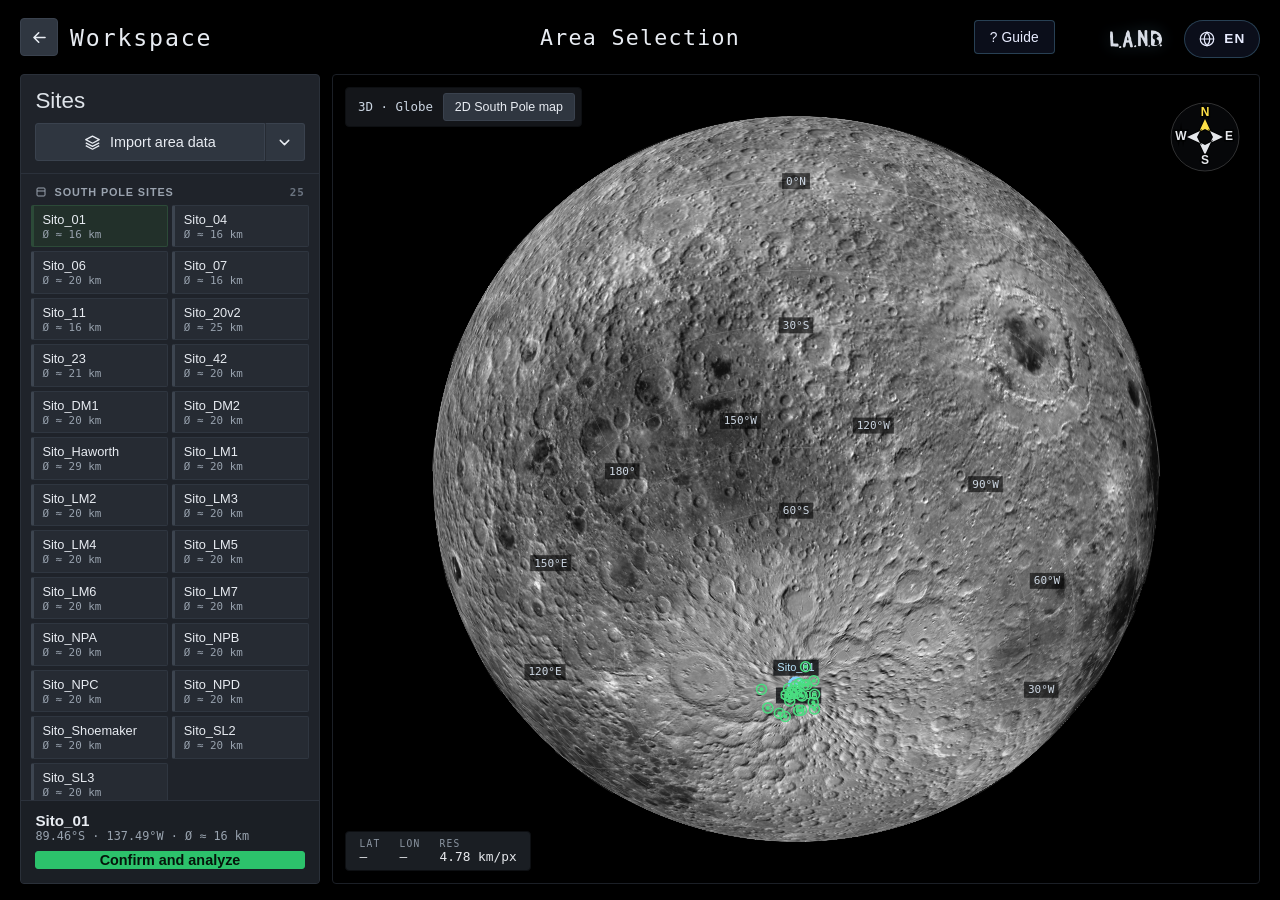
<file: workspace.html>
<!DOCTYPE html>
<html lang="en">
<head>
<meta charset="UTF-8">
<meta name="viewport" content="width=device-width, initial-scale=1.0">
<title>Area Selection · L.A.N.D.</title>
<!-- Open source: no sign-in, no tracking. The page only talks to its own origin (data/ and images/). -->
<meta http-equiv="Content-Security-Policy" content="default-src 'self'; script-src 'self'; style-src 'self' 'unsafe-inline' https://fonts.googleapis.com; font-src https://fonts.gstatic.com; img-src 'self' data: blob: https://upload.wikimedia.org; connect-src 'self'; form-action 'none'; base-uri 'none'; object-src 'none'">
<meta name="referrer" content="no-referrer">
<link rel="icon" href="images/land-mark.webp">
<link rel="preconnect" href="https://fonts.googleapis.com">
<link href="https://fonts.googleapis.com/css2?family=Orbitron:wght@500;800&family=Inter:wght@400;600&family=IBM+Plex+Mono:wght@300;400;500&family=IBM+Plex+Sans:wght@300;400;500;600&display=swap" rel="stylesheet">
<link rel="stylesheet" href="css/land.css">
</head>
<body data-page="workspace" class="lroc">
<div class="rotate-hint" id="rotateHint" role="dialog" aria-modal="true">
  <div><span class="ph">📱</span><h3 data-i18n="rotTitle">Turn your phone</h3><p data-i18n="rotText"></p>
    <div class="rb"><button class="go" id="rotGo" data-i18n="rotGo">Full screen, landscape</button><button class="skip" id="rotSkip" data-i18n="rotSkip">Continue anyway</button></div></div>
</div>
<a href="index.html" class="land-mark-link" aria-label="L.A.N.D. home"><img id="landMark" alt="L.A.N.D." src="images/land-mark.webp"></a>
<!-- language -->
<div class="lang">
  <button class="lang-toggle" id="langToggle" aria-haspopup="true" aria-expanded="false" aria-label="Language">
    <svg viewBox="0 0 24 24" fill="none" stroke="currentColor" stroke-width="1.6"><circle cx="12" cy="12" r="9"/><path d="M3 12h18M12 3c2.5 2.8 3.8 5.8 3.8 9s-1.3 6.2-3.8 9c-2.5-2.8-3.8-5.8-3.8-9S9.5 5.8 12 3z"/></svg>
    <span id="langCode">EN</span>
  </button>
  <ul class="lang-menu" id="langMenu" role="menu"></ul>
</div>
<section class="view active ws-view lroc-view" id="view-workspace" data-stage="globe">
  <header class="ws-top">
    <div class="ws-title">
      <a class="ws-back" href="index.html" data-i18n-title="back" title="Back" aria-label="Back"><svg viewBox="0 0 24 24" fill="none" stroke="currentColor" stroke-width="2" stroke-linecap="round" stroke-linejoin="round"><path d="M19 12H5M11 18l-6-6 6-6"/></svg></a>
      <h2 data-i18n="wsTitle">Workspace</h2>
    </div>
    <div class="ws-center"><h1 class="ws-stage-title" data-i18n="asTitle">Area Selection</h1></div>
    <div class="ws-top-actions"><button class="btn small" id="btnGuide" data-i18n="guideBtn">? Guide</button></div>
  </header>
  <!-- Area Selection: 3D globe → 2D map of the South Pole -->
  <div class="ws-body stage on" id="stageGlobe">
    <aside class="ws-side as-panel">
      <div class="as-head">
        <h3 data-i18n="asSites">Sites</h3>
        <div class="as-add">
          <button class="as-btn" id="btnImportData">
            <svg viewBox="0 0 24 24" fill="none" stroke="currentColor" stroke-width="1.8" stroke-linejoin="round"><path d="M12 3 2.5 8 12 13l9.5-5z"/><path d="M2.5 12.5 12 17.5l9.5-5"/><path d="M2.5 16.5 12 21.5l9.5-5"/></svg>
            <span data-i18n="importData">Import area data</span>
          </button>
          <button class="as-btn split" id="btnAsHelp" aria-expanded="false" data-i18n-title="asHelpBtn" title="How to use" aria-label="How to use">
            <svg viewBox="0 0 24 24" fill="none" stroke="currentColor" stroke-width="2" stroke-linecap="round" stroke-linejoin="round"><path d="m6 9 6 6 6-6"/></svg>
          </button>
        </div>
        <input type="file" id="dataFile" accept=".json,application/json" hidden>
        <p class="as-help" id="asHelp" hidden data-i18n="globeHelp"></p>
        <p class="field-hint" id="dataMsg"></p>
      </div>
      <div class="as-group">
        <svg viewBox="0 0 24 24" fill="none" stroke="currentColor" stroke-width="2"><rect x="4" y="4" width="16" height="16" rx="2"/><path d="M4 10h16"/></svg>
        <span data-i18n="asGroup">South Pole sites</span><span class="n" id="covCount"></span>
      </div>
      <ul class="cov-list as-list" id="covList"></ul>
      <div class="as-foot">
        <div id="selInfo" class="sel-info"></div>
        <p class="sel-status" id="selStatus"></p>
        <button class="as-btn primary" id="btnConfirmArea" disabled data-i18n="confirmArea">Confirm and analyze</button>
      </div>
    </aside>
    <div class="map-wrap as-map" id="globeWrap">
      <canvas id="globeGL"></canvas>
      <canvas id="poleCanvas"></canvas>
      <canvas id="globeCanvas"></canvas>
      <div class="as-mode"><span id="asModeLbl"></span><button type="button" class="as-btn sm" id="asModeBtn"></button></div>
      <div class="as-coords" id="globeHover"></div>
      <div class="globe-empty" id="globeEmpty" hidden>
        <p data-i18n="covEmpty"></p>
        <button class="btn small primary" id="btnImportData2" data-i18n="importData">Import area data</button>
      </div>
      <div class="map-busy show" id="globeBusy" data-i18n="computing">Computing…</div>
    </div>
  </div>
  <!-- confirm the area → analysis.html -->
  <div class="setup" id="confirmBox">
    <div class="setup-card">
      <h3 data-i18n="confirmTitle">Confirm the area?</h3>
      <p class="muted" id="confirmText"></p>
      <div class="actions">
        <button class="as-btn" id="btnConfirmNo" data-i18n="cancel">Cancel</button>
        <button class="as-btn primary" id="btnConfirmYes" data-i18n="confirm">Confirm</button>
      </div>
    </div>
  </div>
</section>
<script src="js/core/i18n-text.js"></script>
<script src="js/core/core.js"></script>
<script src="js/core/geo.js"></script>
<script src="js/core/data.js"></script>
<script src="js/core/state.js"></script>
<script src="js/core/moon-gl.js"></script>
<script src="js/core/tour.js"></script>
<script src="js/pages/workspace.js"></script>
</body>
</html>
</file>
<file: css/land.css>
/* =====================================================================
 L.A.N.D. – shared stylesheet (all pages)
 Theme of the inner pages = "LROC QuickMap" look of the Area Selection: body.lroc
 (black background, graphite panels #1f232a, IBM Plex Sans / Mono).
 Page-specific additions: css/analysis.css, css/edu.css
 ===================================================================== */
:root {
  --bg: #03040a;
  --fg: #e8ecff;
  --muted: #8a93b8;
  --accent: #7fd3ff;
  --accent-2: #b48cff;
  --danger: #ff7a8a;
  --ok: #9ff0c4;
  --panel: rgba(18, 22, 40, 0.65);
  --border: rgba(127, 211, 255, 0.25);
}
* { box-sizing: border-box; margin: 0; padding: 0; }
html, body { height: 100%; background: var(--bg); color: var(--fg); overflow: hidden;
  font-family: "Inter", system-ui, sans-serif; }
/* ---------- Views (tutte le schermate) ---------- */
.view {
  position: fixed; inset: 0; z-index: 2;
  display: flex; flex-direction: column; align-items: center; justify-content: center;
  gap: 3rem; padding: 2rem; text-align: center; overflow-y: auto;
  opacity: 0; transform: scale(1.04); pointer-events: none; visibility: hidden;
  transition: opacity .35s ease, transform .35s ease, visibility 0s linear .35s;
}
.view.active {
  opacity: 1; transform: none; pointer-events: auto; visibility: visible;
  transition: opacity .35s ease, transform .35s ease, visibility 0s;
}
.title {
  font-family: "Orbitron", "Segoe UI", sans-serif; font-weight: 800;
  font-size: clamp(2.4rem, 7.5vw, 6.5rem); line-height: 1.05; letter-spacing: .02em;
  background: linear-gradient(180deg, #ffffff 0%, #bfe9ff 55%, #8fa8ff 100%);
  -webkit-background-clip: text; background-clip: text; color: transparent;
  text-shadow: 0 0 40px rgba(127, 211, 255, .25);
  max-width: 14ch;
}
.subtitle { margin-top: 1rem; color: var(--muted); font-size: clamp(.9rem, 1.6vw, 1.1rem);
  letter-spacing: .25em; text-transform: uppercase; }
.view h2 { font-family: "Orbitron", sans-serif; font-size: clamp(1.8rem, 4vw, 3rem); letter-spacing: .1em; }
.view p.muted { color: var(--muted); }
.actions { display: flex; gap: 1.5rem; flex-wrap: wrap; justify-content: center; }
.btn {
  min-width: 240px; padding: 1.1rem 2rem; border-radius: 14px;
  font-family: "Orbitron", sans-serif; font-weight: 500; font-size: 1rem; letter-spacing: .15em;
  text-transform: uppercase; color: var(--fg); cursor: pointer;
  background: var(--panel); border: 1px solid var(--border);
  backdrop-filter: blur(6px);
  transition: transform .15s ease, box-shadow .2s ease, border-color .2s ease;
}
.btn:hover, .btn:focus-visible { transform: translateY(-2px); border-color: var(--accent);
  box-shadow: 0 0 24px rgba(127, 211, 255, .3); outline: none; }
.btn:disabled { opacity: .5; cursor: not-allowed; transform: none; box-shadow: none; }
.btn.primary {
  background: linear-gradient(135deg, rgba(127,211,255,.22), rgba(180,140,255,.22));
  border-color: rgba(127, 211, 255, .6);
}
.btn.small { min-width: 0; padding: .7rem 1.2rem; font-size: .8rem; }
.btn .lock { display: inline-block; width: 14px; height: 14px; margin-left: .5rem; vertical-align: -1px; }
.btn.danger:hover { border-color: var(--danger); box-shadow: 0 0 20px rgba(255,122,138,.25); }
.link-btn { background: none; border: 0; color: var(--muted); cursor: pointer;
  font: .85rem "Inter", sans-serif; letter-spacing: .1em; text-transform: uppercase; }
.link-btn:hover { color: var(--fg); }
.field { display: flex; flex-direction: column; gap: .4rem; }
.field label { font-size: .75rem; letter-spacing: .15em; text-transform: uppercase; color: var(--muted); }
.field input {
  padding: .85rem 1rem; border-radius: 10px; border: 1px solid var(--border);
  background: rgba(255,255,255,.04); color: var(--fg); font: 1rem "Inter", sans-serif;
}
.field input:focus { outline: none; border-color: var(--accent); box-shadow: 0 0 0 3px rgba(127,211,255,.15); }
.field-hint { font-size: .75rem; color: var(--muted); line-height: 1.45; }
/* ---------- Language selector ---------- */
.lang { position: fixed; top: 1.25rem; right: 1.25rem; z-index: 5; }
.lang-toggle {
  display: flex; align-items: center; gap: .5rem; padding: .55rem .85rem;
  background: var(--panel); border: 1px solid var(--border); border-radius: 999px;
  color: var(--fg); cursor: pointer; font: 600 .85rem "Inter", sans-serif; letter-spacing: .08em;
}
.lang-toggle:hover { border-color: var(--accent); }
.lang-toggle svg { width: 18px; height: 18px; }
.lang-menu {
  position: absolute; right: 0; top: calc(100% + .5rem); min-width: 160px; list-style: none;
  background: rgba(12, 15, 30, .95); border: 1px solid var(--border); border-radius: 12px;
  padding: .35rem; display: none;
}
.lang-menu.open { display: block; }
.lang-menu button {
  width: 100%; text-align: left; padding: .55rem .75rem; border: 0; border-radius: 8px;
  background: transparent; color: var(--fg); cursor: pointer; font: .9rem "Inter", sans-serif;
}
.lang-menu button:hover, .lang-menu button[aria-current="true"] { background: rgba(127,211,255,.15); }
details summary { cursor: pointer; }
/* ---------- Workspace Polo Sud ---------- */
.view.ws-view { justify-content: flex-start; align-items: stretch; gap: 1rem; padding: 1rem 1.25rem;
  text-align: left; overflow: hidden; }
.ws-top { display: flex; align-items: center; justify-content: space-between; gap: 1rem; flex-wrap: wrap;
  padding-right: 110px; }
.ws-title { display: flex; align-items: center; gap: .8rem; flex-wrap: wrap; }
.view.ws-view h2 { font-size: 1.3rem; letter-spacing: .08em; }
.ws-top-actions { display: flex; gap: .5rem; flex-wrap: wrap; }
.ws-body { flex: 1; min-height: 0; display: grid; grid-template-columns: 340px 1fr; gap: 1rem; }
.ws-side { overflow-y: auto; display: flex; flex-direction: column; gap: .9rem; padding-right: .3rem; }
.side-card { background: rgba(12, 15, 30, .82); border: 1px solid var(--border); border-radius: 14px;
  padding: 1rem; display: flex; flex-direction: column; gap: .8rem; }
.side-card h3, .mini-lbl { font: 600 .7rem "Inter", sans-serif; letter-spacing: .18em; text-transform: uppercase; color: var(--muted); }
.sliders { display: flex; flex-direction: column; gap: .9rem; }
.slider-row { display: flex; flex-direction: column; gap: .35rem; }
.slider-head { display: flex; align-items: center; gap: .5rem; font-size: .9rem; font-weight: 600; }
.slider-head .dot { width: 10px; height: 10px; border-radius: 50%; background: var(--c); box-shadow: 0 0 8px var(--c); }
.slider-head output { margin-left: auto; font: 600 .9rem "Orbitron", sans-serif; color: var(--c); min-width: 2ch; text-align: right; }
.slider-desc { font-size: .75rem; color: var(--muted); line-height: 1.4; }
input[type=range] { -webkit-appearance: none; appearance: none; width: 100%; height: 6px; border-radius: 3px; cursor: pointer;
  background: linear-gradient(90deg, var(--c) var(--p, 50%), rgba(255,255,255,.12) var(--p, 50%)); }
input[type=range]::-webkit-slider-thumb { -webkit-appearance: none; width: 18px; height: 18px; border-radius: 50%;
  background: #fff; border: 3px solid var(--c); box-shadow: 0 0 10px var(--c); }
input[type=range]::-moz-range-thumb { width: 14px; height: 14px; border-radius: 50%; background: #fff; border: 3px solid var(--c); }
input[type=datetime-local], select { color-scheme: dark; padding: .6rem .75rem; border-radius: 10px;
  border: 1px solid var(--border); background: rgba(255,255,255,.04); color: var(--fg); font: .9rem "Inter", sans-serif; }
.ephem { font-size: .75rem; color: var(--muted); line-height: 1.5; }
.ephem b { font-weight: 600; }
.layer-tabs { display: grid; grid-template-columns: repeat(4, 1fr); gap: .3rem; padding: .25rem;
  background: rgba(255,255,255,.04); border-radius: 10px; }
.layer-tabs button { padding: .5rem .2rem; border: 0; border-radius: 8px; background: transparent; color: var(--muted);
  font: 600 .78rem "Inter", sans-serif; cursor: pointer; }
.layer-tabs button.active { background: rgba(127,211,255,.18); color: var(--fg); }
.legend { display: flex; flex-direction: column; gap: .35rem; }
.legend-title { font-size: .78rem; color: var(--fg); }
.legend-bar { height: 12px; border-radius: 6px; }
.legend-labels { display: flex; justify-content: space-between; font-size: .72rem; color: var(--muted); }
.legend-mask { display: flex; align-items: center; gap: .5rem; font-size: .72rem; color: var(--muted); }
.legend-mask i { width: 22px; height: 12px; border-radius: 3px; flex: none;
  background: repeating-linear-gradient(45deg, #3a3f52 0 3px, #1a1d29 3px 7px); }
.legend-mask[hidden] { display: none; }
.map-opts { display: flex; align-items: center; justify-content: space-between; gap: .5rem; font-size: .8rem; color: var(--muted); }
.map-opts label { display: flex; align-items: center; gap: .5rem; }
.map-opts select { padding: .35rem .5rem; }
.chk input { accent-color: var(--accent); }
.sites { list-style: none; display: flex; flex-direction: column; gap: .4rem; counter-reset: s; }
.sites button { width: 100%; text-align: left; display: grid; grid-template-columns: 26px 1fr auto; gap: .2rem .6rem;
  align-items: center; padding: .55rem .6rem; border-radius: 10px; border: 1px solid transparent;
  background: rgba(255,255,255,.04); color: var(--fg); cursor: pointer; font: .8rem "Inter", sans-serif; }
.sites button:hover, .sites button.sel { border-color: var(--accent); background: rgba(127,211,255,.08); }
.sites .n { grid-row: span 2; width: 24px; height: 24px; border-radius: 50%; display: grid; place-items: center;
  font: 700 .75rem "Orbitron", sans-serif; background: #fff; color: #03040a; }
.sites .sc { font: 700 .95rem "Orbitron", sans-serif; color: #c4f06a; }
.sites .vals { grid-column: 2 / 4; font-size: .72rem; color: var(--muted); display: flex; gap: .7rem; }
.sites .vals i { display: inline-block; width: 7px; height: 7px; border-radius: 50%; margin-right: .25rem; }
.sites .empty { font-size: .8rem; color: var(--muted); }
.map-wrap { position: relative; min-height: 0; min-width: 0; display: flex; align-items: center; justify-content: center;
  background: radial-gradient(circle at 50% 50%, rgba(18,22,40,.6), rgba(6,8,16,.35)); border: 1px solid var(--border); border-radius: 18px; }
#mapCanvas { display: block; cursor: crosshair; }
.map-tip { position: absolute; pointer-events: none; z-index: 6; display: none; white-space: nowrap;
  background: rgba(6, 8, 18, .94); border: 1px solid var(--border); border-radius: 10px;
  padding: .55rem .7rem; font-size: .76rem; line-height: 1.55; }
.map-tip b { font-family: "Orbitron", sans-serif; font-size: .8rem; }
.map-tip .row { display: flex; justify-content: space-between; gap: 1rem; }
.map-tip .row span:first-child { color: var(--muted); }
.map-tip .warn { color: #ffd38a; }
.map-busy { position: absolute; inset: 0; display: none; align-items: center; justify-content: center;
  color: var(--muted); letter-spacing: .2em; text-transform: uppercase; font-size: .8rem; }
.map-busy.show { display: flex; }
.setup { position: absolute; inset: 0; z-index: 3; display: none; align-items: center; justify-content: center;
  padding: 1.5rem; background: rgba(3, 4, 10, .6); backdrop-filter: blur(8px); overflow-y: auto; }
.setup.show { display: flex; }
.setup-card { width: min(520px, 100%); padding: 2rem; border-radius: 18px; background: rgba(12, 15, 30, .92);
  border: 1px solid var(--border); display: flex; flex-direction: column; gap: 1.2rem; }
.setup-card h3 { font: 800 1.5rem "Orbitron", sans-serif; letter-spacing: .05em; margin-top: -.6rem; }
.setup-card .muted { color: var(--muted); font-size: .9rem; margin-top: -.6rem; }
.setup-card .btn { width: 100%; min-width: 0; }
/* Sfondo neutro (grafite) nel workspace: niente stelle, la Terra blu risalta */
body.lroc { background: radial-gradient(ellipse at 50% 0%, #2a2d33 0%, #1a1c20 45%, #111214 100%); }
body.lroc .map-wrap { background: radial-gradient(circle at 50% 45%, #26292f 0%, #1b1d21 60%, #16171a 100%);
  border-color: rgba(255,255,255,.08); }
body.lroc .side-card { background: rgba(30, 32, 37, .92); border-color: rgba(255,255,255,.08); }
.stage { display: none; }
.stage.on { display: grid; }
.ws-view[data-stage="globe"] .map-only { display: none; }
.stage-sub { font-size: .85rem; color: var(--muted); }
.step-tag { font-size: .7rem; letter-spacing: .2em; text-transform: uppercase; color: var(--accent); }
.side-card h3 + .slider-desc { margin-top: -.3rem; }
.layer-tabs.two { grid-template-columns: 1fr 1fr; }
.globe-hover { font: .8rem ui-monospace, Menlo, monospace; color: var(--muted); }
.coord-row { display: grid; grid-template-columns: 1fr 1fr; gap: .6rem; }
.coord-row input, #selRadius { width: 100%; padding: .6rem .7rem; color-scheme: dark; }
.sel-info { font-size: .82rem; line-height: 1.7; color: var(--muted); }
.sel-info b { color: var(--fg); font-weight: 600; }
.sel-info .hint { display: block; margin-top: .3rem; font-size: .76rem; line-height: 1.45; }
.sel-status { font-size: .82rem; font-weight: 600; }
.sel-status.ok { color: var(--ok); }
.sel-status.bad { color: var(--danger); }
#globeCanvas { display: block; cursor: grab; touch-action: none; }
#globeCanvas.select { cursor: crosshair; }
#globeCanvas.dragging { cursor: grabbing; }
.map-busy.show { background: rgba(17,18,20,.6); }
/* Aree con dati */
.cov-list { list-style: none; display: flex; flex-direction: column; gap: .35rem; max-height: 220px; overflow-y: auto; }
.cov-list li { display: flex; align-items: center; gap: .4rem; }
.globe-empty { position: absolute; z-index: 3; top: 50%; left: 50%; transform: translate(-50%, -50%); width: min(420px, 80%);
  padding: 1.3rem 1.4rem; border-radius: 14px; text-align: center; background: rgba(17,18,20,.9); border: 1px solid rgba(255,190,90,.45);
  display: flex; flex-direction: column; gap: .9rem; }
.globe-empty p { color: #ffd38a; font-size: .9rem; line-height: 1.5; }
.cov-list .cov-empty { font-size: .8rem; line-height: 1.45; color: #ffd38a; padding: .5rem .2rem; }
.cov-list button.go { flex: 1; text-align: left; padding: .5rem .6rem; border-radius: 9px; border: 1px solid transparent;
  background: rgba(255,255,255,.04); color: var(--fg); cursor: pointer; font: .8rem/1.35 "Inter", sans-serif; }
.cov-list button.go:hover, .cov-list button.go.sel { border-color: #4ade80; background: rgba(74,222,128,.08); }
.cov-list small { display: block; color: var(--muted); font-size: .7rem; }
.cov-list .tag { font-size: .62rem; letter-spacing: .08em; text-transform: uppercase; padding: .1rem .35rem; border-radius: 4px;
  margin-left: .35rem; color: #4ade80; border: 1px solid rgba(74,222,128,.4); }
.cov-list .tag.demo { color: #ffd38a; border-color: rgba(255,190,90,.4); }
.cov-list button.rm { border: 0; background: none; color: var(--muted); cursor: pointer; font-size: 1rem; padding: .3rem; }
.cov-list button.rm:hover { color: var(--danger); }
.mission-msg:empty { display: none; }
.period-note { color: #86efac !important; }
.mission-msg { color: var(--ok); }
.mission-msg.bad { color: var(--danger); }
.m-sec { border-top: 1px solid rgba(255,255,255,.08); padding-top: .8rem; }
.m-sec summary { cursor: pointer; font: 600 .72rem "Inter", sans-serif; letter-spacing: .18em; text-transform: uppercase;
  color: var(--muted); margin-bottom: .8rem; }
.m-sec .field-hint { margin-top: .5rem; }
.coord-row.three { grid-template-columns: 1fr 1fr 1fr; }
/* Strati: 6 schede su due righe */
#layerTabs { grid-template-columns: repeat(3, 1fr); }
.legend-mask.energy i { background: repeating-linear-gradient(45deg, #dc2626 0 3px, #3b0d10 3px 7px); }
.coord-row.four { grid-template-columns: 1fr 1fr; }
.m-chk { display: flex; align-items: center; gap: .5rem; font-size: .85rem; color: var(--fg); margin-top: .7rem; cursor: pointer; }
.m-chk input { accent-color: var(--accent); width: 16px; height: 16px; }
/* Grafico batteria */
.echart-wrap { position: relative; }
#eChart { display: block; width: 100%; height: 150px; cursor: crosshair; }
.e-stats { font-size: .78rem; line-height: 1.5; color: var(--muted); }
.e-stats b { color: var(--fg); font-weight: 600; }
.e-stats .bad { color: var(--danger); font-weight: 600; }
.e-stats .good { color: var(--ok); font-weight: 600; }
/* Legenda accanto alla mappa (barra verticale) */
.map-legend { position: absolute; right: .9rem; top: 50%; transform: translateY(-62%); z-index: 2; width: 170px;
  padding: .75rem .8rem; border-radius: 10px; background: rgba(10,11,13,.82); border: 1px solid rgba(255,255,255,.1);
  display: flex; flex-direction: column; gap: .55rem; }
.map-legend .legend-title { font-size: .74rem; line-height: 1.35; color: var(--fg); }
.lg-body { display: flex; gap: .6rem; align-items: stretch; height: 190px; }
.map-legend .legend-bar { width: 14px; height: auto; border-radius: 4px; flex: none; }
.lg-labels { display: flex; flex-direction: column; justify-content: space-between; font: .72rem ui-monospace, Menlo, monospace; color: var(--muted); }
.lg-labels span:empty { visibility: hidden; }
.map-legend .legend-mask { font-size: .7rem; line-height: 1.35; align-items: flex-start; }
.map-legend .legend-mask i { margin-top: 1px; }
/* Vista 3D (zoom out) */
#orbitCanvas { position: absolute; inset: 0; width: 100%; height: 100%; opacity: 0; pointer-events: none;
  transform: scale(1.5); transition: opacity .7s ease, transform .9s cubic-bezier(.2,.8,.2,1); border-radius: 18px; background: #000; cursor: grab; }
#mapCanvas { transition: opacity .6s ease, transform .9s cubic-bezier(.2,.8,.2,1); }
.map-wrap.orbit #orbitCanvas { opacity: 1; transform: none; pointer-events: auto; }
.map-wrap.orbit #mapCanvas { opacity: 0; transform: scale(.22); pointer-events: none; }
.map-wrap.orbit { background: #000; border-color: rgba(255,255,255,.06); }
.map-wrap.orbit .map-tip { display: none !important; }
.view-toggle { position: absolute; top: .9rem; right: .9rem; z-index: 3; display: flex; align-items: center; gap: .45rem;
  padding: .5rem .8rem; border-radius: 999px; border: 1px solid rgba(255,255,255,.15); background: rgba(10,11,13,.85);
  color: var(--fg); cursor: pointer; font: 600 .76rem "Inter", sans-serif; letter-spacing: .06em; }
.view-toggle:hover { border-color: var(--accent); }
.view-toggle svg { width: 15px; height: 15px; }
.orbit-hint { position: absolute; top: 3.6rem; right: .95rem; z-index: 3; font-size: .7rem; color: #6b7280; opacity: 0; transition: opacity .5s; pointer-events: none; }
.map-wrap.orbit .orbit-hint { opacity: 1; }
/* Mission Control */
.mc-panel { position: absolute; top: .9rem; left: .9rem; z-index: 2; padding: .7rem .85rem; border-radius: 10px; overflow-wrap: anywhere;
  background: rgba(10,11,13,.88); border: 1px solid rgba(255,255,255,.1); font: .74rem/1.55 ui-monospace, "SF Mono", Menlo, monospace;
  color: var(--muted); letter-spacing: .03em; }
.mc-panel:empty { display: none; }
.mc-panel .st { display: flex; align-items: center; gap: .5rem; font-weight: 700; letter-spacing: .12em; color: var(--fg); }
.mc-panel .dot { width: 9px; height: 9px; border-radius: 50%; flex: none; }
.mc-panel .ok .dot { background: #22c55e; box-shadow: 0 0 8px #22c55e; }
.mc-panel .los .dot { background: #ef4444; box-shadow: 0 0 8px #ef4444; animation: mcBlink 1s steps(2) infinite; }
.mc-panel .los { color: #fca5a5; }
.mc-panel .big { font-size: .95rem; color: var(--fg); font-weight: 700; margin: .1rem 0 .25rem; }
.mc-panel .for { color: #9ca3af; font-size: .74rem; }
.mc-panel { font-family: "Inter", sans-serif !important; font-size: .82rem !important; line-height: 1.45; max-width: 290px; background: rgba(8,9,12,.92) !important; border: 1px solid rgba(127,211,255,.3) !important; }
.mc-panel .sec { padding-bottom: .5rem; margin-bottom: .5rem; border-bottom: 1px solid rgba(255,255,255,.1); }
.mc-panel .st { font-size: .8rem; }
.mc-panel .exp { color: #cbd5e1; font-size: .78rem; margin-top: .15rem; }
.mc-panel .area { color: #a7f3d0; font-size: .78rem; }
.mc-panel .area .bad { color: #fca5a5; font-weight: 700; }
.mc-panel .sun .dot { background: #fbbf24; box-shadow: 0 0 8px #fbbf24; }
.mc-panel .dark .dot { background: #475569; }
.mc-panel .dark { color: #cbd5e1; }
@keyframes mcBlink { 50% { opacity: .25; } }
/* Barra del tempo */
.map-wrap { flex-direction: column; }
.timebar { position: absolute; left: 1rem; right: 1rem; bottom: .8rem; display: flex; align-items: center; gap: .4rem;
  padding: .5rem .7rem; border-radius: 12px; background: rgba(17,18,20,.85); border: 1px solid rgba(255,255,255,.1);
  backdrop-filter: blur(6px); }
.timebar .tb { min-width: 44px; padding: .4rem .5rem; border-radius: 8px; border: 1px solid rgba(255,255,255,.12);
  background: rgba(255,255,255,.05); color: var(--fg); cursor: pointer; font: 600 .75rem "Inter", sans-serif; }
.timebar .tb:hover { border-color: var(--accent); }
.timebar .play { min-width: 40px; font-size: .9rem; color: var(--accent); }
.timebar input[type=range] { flex: 1; --c: #7fd3ff; min-width: 80px; }
.timebar select { padding: .35rem .4rem; font-size: .75rem; }
.tb-label { min-width: 190px; text-align: right; font: .76rem/1.3 ui-monospace, Menlo, monospace; color: var(--fg); }
.tb-label small { display: block; color: var(--muted); }
/* ================= Educational ================= */
[hidden] { display: none !important; }
.field input[type=range] { padding: 0; border: 0; height: 6px; background-color: transparent; }
body.lroc { background: radial-gradient(ellipse at 50% 0%, #2a2d33 0%, #1a1c20 45%, #111214 100%); }
body.lroc .map-wrap { background: radial-gradient(circle at 50% 45%, #1b1d22 0%, #0e0f12 70%, #0a0b0d 100%); border-color: rgba(255,255,255,.08); }
body.lroc .side-card { background: rgba(30, 32, 37, .92); border-color: rgba(255,255,255,.08); }
.edu-view .ws-top { padding-right: 110px; }
.edu-tabs { display: flex; gap: .3rem; padding: .25rem; background: rgba(255,255,255,.05); border-radius: 12px; }
.edu-tabs button { padding: .55rem 1rem; border: 0; border-radius: 9px; background: transparent; color: var(--muted);
  font: 600 .82rem "Inter", sans-serif; cursor: pointer; letter-spacing: .04em; }
.edu-tabs button.active { background: rgba(127,211,255,.18); color: var(--fg); }
.edu-pane { display: none; }
.edu-pane.on { display: grid; }
.layer-tabs.four { grid-template-columns: repeat(4, 1fr); }
canvas.sphere { display: block; cursor: grab; touch-action: none; }
.g-compass { position: absolute; right: 1rem; bottom: 1rem; width: 190px; z-index: 3; padding: .8rem .9rem 1rem; border-radius: 14px;
  background: rgba(10,11,13,.86); border: 1px solid rgba(253,224,71,.45); text-align: center; pointer-events: none; }
.g-compass svg { width: 150px; height: 156px; display: block; margin: 0 auto; }
.g-c-east { font: 800 .8rem "Inter", sans-serif; color: #7fd3ff; text-align: right; margin-bottom: -.4rem; }
.g-c-pole { font: 800 .8rem "Inter", sans-serif; color: #fde047; letter-spacing: .08em; margin-top: -.2rem; }
.g-compass h4 { font: 800 .95rem "Inter", sans-serif; color: #fde047; margin: .7rem 0 .3rem; }
.g-compass p { font-size: .82rem; line-height: 1.45; color: #e5e7eb; white-space: pre-line; text-align: left; }
/* Storia */
#pane-history { --hz: 1.2; }
#pane-history .side-card h3 { font-size: calc(1.05rem * var(--hz)); }
#pane-history .slider-desc { font-size: calc(.86rem * var(--hz)); line-height: 1.55; }
#hFilter button { font-size: calc(.78rem * var(--hz)); }
.h-font { display: flex; align-items: center; justify-content: space-between; gap: .5rem; margin-top: .8rem; font-size: calc(.78rem * var(--hz)); color: var(--muted); }
#hFont { display: flex; gap: .25rem; }
#hFont button { min-width: 2.6rem; padding: .35rem .5rem; border-radius: 8px; border: 1px solid rgba(255,255,255,.15); background: transparent; color: var(--fg); font: 700 .85rem "Inter", sans-serif; cursor: pointer; }
#hFont button:nth-child(2) { font-size: 1rem; }
#hFont button:nth-child(3) { font-size: 1.15rem; }
#hFont button.active { background: rgba(127,211,255,.2); border-color: var(--accent); }
.mission-list { list-style: none; display: flex; flex-direction: column; gap: .45rem; }
.mission-list button { width: 100%; text-align: left; padding: .75rem .85rem; border-radius: 11px; border: 1px solid rgba(255,255,255,.07);
  background: rgba(30,32,37,.92); color: var(--fg); cursor: pointer; display: grid; grid-template-columns: 12px 1fr auto; gap: .2rem .6rem; align-items: center; }
.mission-list button:hover, .mission-list button.sel { border-color: var(--accent); background: rgba(127,211,255,.08); }
.mission-list .dot { width: 12px; height: 12px; border-radius: 50%; grid-row: span 2; }
.mission-list .nm { font: 600 calc(.92rem * var(--hz)) "Inter", sans-serif; }
.mission-list .yr { font: calc(.8rem * var(--hz)) ui-monospace, Menlo, monospace; color: #b8bdcc; }
.mission-list .pl { grid-column: 2 / 4; font-size: calc(.8rem * var(--hz)); color: #b8bdcc; }
#hWrap { background: radial-gradient(ellipse at 30% 40%, #0d1324 0%, #05060a 70%); }
.h-detail { position: absolute; right: 1rem; top: 1rem; bottom: 1rem; width: min(calc(440px * var(--hz)), 48%); overflow-y: auto; z-index: 2;
  padding: 1.3rem 1.4rem; border-radius: 14px; background: rgba(10,11,13,.92); border: 1px solid rgba(255,255,255,.1); }
.h-head { display: grid; grid-template-columns: calc(96px * var(--hz)) 1fr; gap: 1rem; align-items: center; }
.h-patch { width: calc(96px * var(--hz)); aspect-ratio: 1; display: grid; place-items: center; }
.h-patch img { max-width: 100%; max-height: 100%; object-fit: contain; filter: drop-shadow(0 4px 10px rgba(0,0,0,.6)); }
.h-patch svg { width: 100%; height: 100%; }
.h-pcap { font-size: calc(.72rem * var(--hz)) !important; color: #8b91a3 !important; margin: .5rem 0 0; }
.h-detail .tag { display: inline-block; font-size: calc(.72rem * var(--hz)); letter-spacing: .12em; text-transform: uppercase; padding: .2rem .5rem;
  border-radius: 5px; border: 1px solid currentColor; margin-bottom: .5rem; }
.h-detail h4 { font: 800 calc(1.5rem * var(--hz)) "Orbitron", sans-serif; letter-spacing: .03em; margin-bottom: .25rem; }
.h-detail .meta { font: calc(.82rem * var(--hz))/1.55 ui-monospace, Menlo, monospace; color: #b8bdcc; }
.h-detail h5 { font: 700 calc(.78rem * var(--hz)) "Inter", sans-serif; letter-spacing: .14em; text-transform: uppercase; color: var(--accent); margin: 1.2rem 0 .5rem; }
.h-detail ul { padding-left: 1.2rem; display: flex; flex-direction: column; gap: .6rem; font-size: calc(.95rem * var(--hz)); line-height: 1.6; color: #e6e8ef; }
.h-detail p { font-size: calc(.95rem * var(--hz)); line-height: 1.65; color: #e6e8ef; }
.h-alt { margin-top: 1.1rem; padding: .2rem 1rem .9rem; border-left: 3px solid #fbbf24; background: rgba(251,191,36,.07); border-radius: 0 10px 10px 0; }
.h-alt h5 { color: #fbbf24; }
.h-links { display: flex; flex-wrap: wrap; gap: .45rem; }
.h-links a { padding: .45rem .75rem; border-radius: 8px; border: 1px solid rgba(127,211,255,.35); color: var(--accent); text-decoration: none; font: 600 calc(.85rem * var(--hz)) "Inter", sans-serif; }
.h-links a:hover { background: rgba(127,211,255,.12); }
.h-detail .src { font-size: calc(.75rem * var(--hz)); color: #8b91a3; margin-top: 1.1rem; }
/* Esplora */
#hWrap, #rWrap { align-items: flex-start; padding-left: 1.5rem; }
.x-btns { display: flex; flex-wrap: wrap; gap: .5rem; }
.x-btns .btn { flex: 1 1 auto; min-width: 0; }
.x-point { font: .82rem ui-monospace, Menlo, monospace; color: var(--fg); min-height: 1.2em; }
.x-read { font-size: .82rem; line-height: 1.6; color: var(--muted); }
.x-read b { color: var(--fg); font-weight: 600; }
.x-read .warn { color: #ffd38a; }
.x-time { display: flex; align-items: center; gap: .6rem; font: .78rem ui-monospace, Menlo, monospace; color: var(--fg); margin-top: .3rem; }
.x-time .tb, .timebar .tb { min-width: 40px; padding: .35rem .5rem; border-radius: 8px; border: 1px solid rgba(255,255,255,.12);
  background: rgba(255,255,255,.05); color: var(--accent); cursor: pointer; }
#xPano { position: absolute; inset: 0; width: 100%; height: 100%; opacity: 0; pointer-events: none; border-radius: 18px;
  transition: opacity .8s ease .25s; cursor: grab; background: #000; }
#xGlobe { transition: transform 1s cubic-bezier(.5,0,.8,.3), opacity .6s ease .45s; }
#xWrap.pano #xGlobe { transform: scale(6); opacity: 0; pointer-events: none; }
#xWrap.pano #xPano { opacity: 1; pointer-events: auto; }
.x-hint { opacity: 1; top: auto; bottom: .9rem; right: 1rem; }
/* Ragionamento */
.personas { display: flex; flex-direction: column; gap: .7rem; }
.persona { background: rgba(30,32,37,.92); border: 1px solid rgba(255,255,255,.08); border-radius: 14px; padding: .8rem;
  display: grid; grid-template-columns: 110px 1fr; gap: .4rem .8rem; align-items: start; border-left: 4px solid var(--c); }
.persona.off { opacity: .45; }
.persona canvas { width: 110px; height: 110px; border-radius: 8px; background: #0a0b0d; grid-row: span 3; }
.persona .who { font: 700 .88rem "Inter", sans-serif; display: flex; align-items: center; gap: .4rem; }
.persona .who .ic { width: 20px; height: 20px; border-radius: 50%; display: grid; place-items: center; background: var(--c); color: #111; font: 800 .7rem "Inter"; }
.persona .q { font-size: .76rem; line-height: 1.45; color: var(--muted); font-style: italic; }
.persona .w { font: .7rem ui-monospace, Menlo, monospace; color: #9ca3af; }
.persona label { font-size: .74rem; color: var(--fg); display: flex; gap: .35rem; align-items: center; cursor: pointer; }
.persona input { accent-color: var(--c); }
#rMap { display: block; cursor: crosshair; }
.r-layers { display: grid; grid-template-columns: repeat(2, 1fr); }
.r-layers button:last-child { grid-column: span 2; }
.r-mname { font: 700 .95rem "Orbitron", sans-serif; color: var(--fg); margin-bottom: .3rem; }
.r-wbar { display: grid; grid-template-columns: 70px 1fr 38px; align-items: center; gap: .5rem; font-size: .76rem; margin: .25rem 0; }
.r-wbar i { height: 7px; border-radius: 4px; background: rgba(255,255,255,.1); overflow: hidden; }
.r-wbar b { display: block; height: 100%; }
.r-wbar em { font: .72rem ui-monospace, Menlo, monospace; color: var(--muted); font-style: normal; text-align: right; }
.persona.r-p { display: flex; flex-direction: column; gap: .3rem; }
.r-explain h5 { font: 700 .8rem "Inter", sans-serif; letter-spacing: .1em; text-transform: uppercase; color: #7fd3ff; margin-top: .3rem; }
.r-explain .big-score { font: 800 2rem "Orbitron", sans-serif; color: #c4f06a; }
.r-explain ul.r-why { padding-left: 1.1rem; display: flex; flex-direction: column; gap: .35rem; }
.r-cmp { border-collapse: collapse; font-size: .8rem; }
.r-cmp td, .r-cmp th { padding: .2rem .7rem .2rem 0; text-align: left; }
.r-cmp th { color: var(--muted); font-weight: 600; }
#pane-reason .side-card .btn { margin-top: .6rem; }
.r-sit { font-size: .78rem; color: #fcd34d; background: rgba(251,191,36,.08); border: 1px solid rgba(251,191,36,.3); border-radius: 8px; padding: .4rem .55rem; margin: .35rem 0; }
.r-legend { margin-top: .7rem; padding: .7rem .8rem; border-radius: 12px;
  background: rgba(10,11,13,.5); border: 1px solid rgba(255,255,255,.1); font-size: .72rem; color: #cbd5e1; display: flex; flex-direction: column; gap: .45rem; }
.r-lg-t { font-weight: 700; color: var(--fg); font-size: .78rem; }
.r-lg-d { color: var(--muted); line-height: 1.4; }
.r-lg-bar { display: flex; gap: .5rem; align-items: stretch; }
.r-lg-g { display: flex; flex-direction: column; width: 14px; height: 110px; border-radius: 3px; overflow: hidden; }
.r-lg-g i { flex: 1; }
.r-lg-l { display: flex; flex-direction: column; justify-content: space-between; }
.r-lg-sym { display: grid; grid-template-columns: 1fr; gap: .2rem; border-top: 1px solid rgba(255,255,255,.08); padding-top: .4rem; }
.r-lg-sym span { display: flex; align-items: center; gap: .4rem; }
.r-lg-sym b { display: inline-grid; place-items: center; min-width: 16px; height: 14px; font-size: .65rem; }
.r-lg-sym b.d { border: 1.5px dashed rgba(255,255,255,.6); border-radius: 50%; width: 14px; min-width: 14px; }
.r-lg-sym b.d.ice { border-color: #bae6fd; }
.r-lg-sym b.e { background: #38bdf8; border-radius: 50%; width: 12px; min-width: 12px; height: 12px; border: 1.5px solid #fff; }
.r-lg-sym b.x { background: #fff; color: #111; border-radius: 50%; width: 14px; min-width: 14px; }
.r-lg-sym b.g { color: #e5e7eb; letter-spacing: .1em; }
.r-lg-sym b.s { color: #c4f06a; font-size: .9rem; }
.r-toggle { position: absolute; top: .9rem; left: .9rem; z-index: 2; width: 260px; background: rgba(10,11,13,.85); }
.r-explain { position: absolute; right: 1rem; top: 1rem; bottom: 1rem; width: min(360px, 38%); overflow-y: auto; z-index: 2;
  padding: 1.1rem 1.2rem; border-radius: 14px; background: rgba(10,11,13,.88); border: 1px solid rgba(255,255,255,.1);
  font-size: .85rem; line-height: 1.55; color: #d6d9e6; display: flex; flex-direction: column; gap: .7rem; }
.r-explain h4 { font: 700 1rem "Orbitron", sans-serif; letter-spacing: .04em; color: var(--fg); }
.r-explain .pp { border-left: 3px solid var(--c); padding-left: .6rem; }
.r-explain .lesson { margin-top: auto; padding: .7rem .8rem; border-radius: 10px; background: rgba(127,211,255,.08); color: var(--fg); }
/* Gioco */
.g-steps { list-style: none; display: flex; gap: .3rem; counter-reset: g; }
.g-steps li { flex: 1; text-align: center; font-size: .72rem; padding: .45rem .2rem; border-radius: 8px; color: var(--muted);
  background: rgba(255,255,255,.04); counter-increment: g; }
.g-steps li::before { content: counter(g) " · "; }
.g-steps li.on { background: rgba(127,211,255,.18); color: var(--fg); }
.g-steps li.done { color: var(--ok); }
.g-brief { font-size: .84rem; line-height: 1.55; color: #d6d9e6; display: flex; flex-direction: column; gap: .5rem; }
.g-brief .k { font: .78rem ui-monospace, Menlo, monospace; color: var(--muted); }
.g-brief b { color: var(--fg); }
.g-result { font-size: .85rem; line-height: 1.55; }
.g-result:empty { display: none; }
.g-result .big { font: 800 1.8rem "Orbitron", sans-serif; color: #c4f06a; }
.g-result .bad { color: var(--danger); font-weight: 600; }
.g-tele { display: grid; grid-template-columns: 1fr 1fr; gap: .4rem; font: .8rem ui-monospace, Menlo, monospace; }
.g-tele div { background: rgba(255,255,255,.04); border-radius: 8px; padding: .45rem .55rem; }
.g-tele span { display: block; font-size: .65rem; color: var(--muted); letter-spacing: .1em; }
.g-tele .warn { color: #fca5a5; }
#gMap, #gLander { display: block; }
#gLander { position: absolute; inset: 0; width: 100%; height: 100%; display: none; background: #000; border-radius: 18px; outline: none; }
#gWrap.landing #gLander { display: block; }
#gWrap.landing #gMap, #gWrap.patch #gMap { display: none; }
#stageMap.media .t-only, #stageMap:not(.media) .m-only { display: none !important; }
#stageMap.media .timebar, #stageMap.media #btnOrbit, #stageMap.media .mc-panel, #stageMap.media #orbitHint { display: none !important; }
.view-mode button { display: flex; flex-direction: column; gap: .15rem; padding: .55rem .4rem; }
.view-mode button b { font-size: .8rem; }
.view-mode button small { font-size: .66rem; color: var(--muted); font-weight: 400; line-height: 1.3; }
#layerTabs { display: grid; grid-template-columns: repeat(3, 1fr); }
.cross-box { display: flex; flex-direction: column; gap: .35rem; margin-top: .4rem; }
.cross-row { display: grid; grid-template-columns: 1fr 82px 22px; align-items: center; gap: .45rem; font-size: .8rem; }
.cross-row label { display: flex; align-items: center; gap: .4rem; cursor: pointer; color: var(--fg); }
.cross-row label small { color: var(--muted); font-size: .7rem; }
.cross-row.off label { color: var(--muted); }
.cross-row.off input[type=range] { opacity: .3; }
.cross-row input[type=range] { --c: #7fd3ff; height: 4px; }
.cross-row input[type=range]::-webkit-slider-thumb { width: 13px; height: 13px; border-width: 2px; box-shadow: none; }
.m-only > h3 { margin-bottom: .35rem; }
.cross-row output { font: .75rem ui-monospace, Menlo, monospace; text-align: right; color: var(--muted); }
.opt-add { width: 100%; margin: .3rem 0 .6rem; padding: .55rem .7rem; border-radius: 10px; background: rgba(255,255,255,.05);
  border: 1px dashed rgba(127,211,255,.45); color: var(--fg); font: inherit; cursor: pointer; }
.opt-list { display: flex; flex-direction: column; gap: .55rem; }
.opt-row { border: 1px solid rgba(255,255,255,.12); border-radius: 10px; padding: .55rem .7rem; background: rgba(255,255,255,.03); }
.opt-row .opt-head { display: flex; justify-content: space-between; align-items: center; font-size: .82rem; font-weight: 600; margin-bottom: .35rem; }
.opt-row .opt-head button { background: none; border: 0; color: var(--muted); cursor: pointer; font-size: 1rem; }
.opt-row .opt-head button:hover { color: #fca5a5; }
.opt-row .opt-fields { display: grid; grid-template-columns: repeat(auto-fit, minmax(110px, 1fr)); gap: .5rem; }
.opt-row .opt-fields label { font-size: .72rem; color: var(--muted); display: flex; flex-direction: column; gap: .2rem; }
.opt-row .opt-fields label.wide { grid-column: 1 / -1; }
.mean-lbl { display: block; margin-top: .8rem; font-size: .75rem; letter-spacing: .15em; text-transform: uppercase; color: var(--muted); }
.cross-row.linked label { color: #bae6fd; }
.cross-row .lk { font-size: .75rem; margin-right: .25rem; }
.cross-note { font-size: .74rem; color: #9ca3af; margin-top: .3rem; line-height: 1.4; }
.opt-row .opt-fields label > input, .opt-row .opt-fields label > select { margin-top: auto; }
.e-stats .e-dust { color: #e3b787; }
.opt-row .opt-fields select { width: 100%; padding: .45rem .5rem; font-size: .78rem; background: #000; color: #4ade80; border: 1px solid rgba(74,222,128,.45); border-radius: 8px; }
.opt-empty { font-size: .78rem; color: var(--muted); }
.g-diff { display: flex; flex-direction: column; gap: .5rem; }
.g-diff button { text-align: left; padding: .7rem .85rem; border-radius: 12px; border: 1px solid rgba(255,255,255,.14);
  background: rgba(255,255,255,.04); color: var(--fg); cursor: pointer; display: flex; flex-direction: column; gap: .25rem; font: inherit; }
.g-diff button b { font-size: 1.05rem; letter-spacing: .04em; }
.g-diff button span { font-size: .9rem; color: #c9cede; line-height: 1.5; }
.g-diff button:hover { border-color: rgba(127,211,255,.5); }
.g-diff button.active { border-color: #7fd3ff; background: rgba(127,211,255,.12); }
.g-diff button[data-d="easy"] b { color: #4ade80; }
.g-diff button[data-d="medium"] b { color: #fbbf24; }
.g-diff button[data-d="hard"] b { color: #f87171; }
.g-auto.active { background: rgba(74,222,128,.18); border-color: #4ade80; color: #bbf7d0; }
.g-pad { position: absolute; bottom: 1rem; left: 50%; transform: translateX(-50%); z-index: 3; display: flex; gap: .6rem; }
.g-pad button { width: 64px; height: 52px; border-radius: 12px; border: 1px solid rgba(255,255,255,.2); background: rgba(10,11,13,.75);
  color: var(--fg); font-size: 1.2rem; touch-action: none; user-select: none; }
.g-patch { display: none; position: absolute; inset: 0; align-items: center; justify-content: center; padding: 1.5rem; }
#gWrap.patch .g-patch { display: flex; }
.g-patch svg { width: min(100%, 560px); height: auto; filter: drop-shadow(0 10px 30px rgba(0,0,0,.6)); }
@media (max-width: 900px) {
.view.ws-view { overflow-y: auto; }
.ws-body { grid-template-columns: 1fr; }
.map-wrap { min-height: 420px; order: -1; }
.ws-top { padding-right: 0; padding-top: 2.5rem; }
}
/* ===== Giochi educativi: testi più grandi e leggibili ===== */
#pane-reason .side-card h3, #pane-game .side-card h3 { font-size: .82rem; color: #b8bdcc; }
#pane-reason .step-tag, #pane-game .step-tag { font-size: .8rem; }
#pane-reason .slider-desc, #pane-game .slider-desc { font-size: .95rem; line-height: 1.55; color: #c9cede; }
#pane-reason .r-mname { font-size: 1.1rem; }
#pane-reason .r-wbar { font-size: .88rem; grid-template-columns: 90px 1fr 42px; }
#pane-reason .r-wbar em { font-size: .82rem; }
#pane-reason .r-sit { font-size: .92rem; line-height: 1.5; padding: .55rem .7rem; }
#pane-reason .persona .who { font-size: 1rem; }
#pane-reason .persona .q { font-size: .9rem; line-height: 1.5; color: #c9cede; }
#pane-reason .persona .w { font-size: .8rem; }
#pane-reason .r-lg-t { font-size: .9rem; }
#pane-reason .r-legend { font-size: .82rem; }
#pane-reason .r-explain { font-size: 1rem; line-height: 1.65; color: #e6e8ef; width: min(420px, 40%); }
#pane-reason .r-explain h4 { font-size: 1.2rem; }
#pane-reason .r-explain h5 { font-size: .88rem; }
#pane-reason .r-cmp { font-size: .92rem; }
#pane-game .g-steps li { font-size: .82rem; }
#pane-game .g-brief { font-size: 1rem; line-height: 1.6; color: #e6e8ef; }
#pane-game .g-brief .k { font-size: .88rem; }
#pane-game .g-result { font-size: 1rem; line-height: 1.6; }
#pane-game .g-tele { font-size: .92rem; }
#pane-game .g-tele span { font-size: .72rem; }
#pane-game .field label { font-size: .82rem; }
#pane-game .g-compass p { font-size: .9rem; }
/* schermata di contesto all'inizio di ogni gioco/fase */
.edu-intro { position: absolute; inset: 0; z-index: 20; display: grid; place-items: center; padding: 1.5rem;
  background: radial-gradient(circle at 50% 40%, rgba(15,23,42,.82), rgba(5,6,10,.93)); border-radius: 18px; opacity: 1; }
@keyframes eiIn { from { opacity: 0; transform: scale(.98); } to { opacity: 1; transform: none; } }
.edu-intro .card { max-width: 600px; text-align: center; padding: 2rem 2.2rem; border-radius: 20px; background: rgba(10,11,13,.9);
  border: 1px solid rgba(127,211,255,.4); box-shadow: 0 20px 60px rgba(0,0,0,.6); }
.edu-intro .ico { font-size: 3rem; line-height: 1; margin-bottom: .6rem; }
.edu-intro .kick { font: 800 .8rem "Inter", sans-serif; letter-spacing: .2em; text-transform: uppercase; color: #7fd3ff; }
.edu-intro h3 { font: 800 1.7rem "Orbitron", sans-serif; color: #fff; margin: .4rem 0 .8rem; line-height: 1.25; }
.edu-intro p { font-size: 1.1rem; line-height: 1.6; color: #e6e8ef; }
.edu-intro .mis { margin-top: .9rem; padding: .7rem 1rem; border-radius: 12px; background: rgba(251,191,36,.1); border: 1px solid rgba(251,191,36,.35); color: #fde68a; font-size: 1rem; }
.edu-intro ol { text-align: left; margin: 1rem auto 0; max-width: 440px; padding-left: 1.4rem; display: flex; flex-direction: column; gap: .35rem; font-size: 1rem; color: #cbd5e1; }
.edu-intro button { margin-top: 1.4rem; padding: .9rem 2.2rem; border-radius: 12px; border: 0; cursor: pointer;
  background: linear-gradient(135deg, #38bdf8, #818cf8); color: #0a0b0d; font: 800 1.05rem "Inter", sans-serif; letter-spacing: .06em; }
.edu-intro button:hover { filter: brightness(1.1); }
.edu-intro .hint { margin-top: .6rem; font-size: .8rem; color: #8b91a3; }
/* parametri della missione: alto contrasto (sfondo nero, testo verde) */
select, .opt-add, #optList input { color-scheme: dark; }
select option, select optgroup { background-color: #0a0b0d; color: #4ade80; }
.opt-add { background: #0a0b0d !important; color: #4ade80 !important; border: 1px solid rgba(74,222,128,.55) !important; font-weight: 600; }
.opt-row { background: #0a0b0d !important; border-color: rgba(74,222,128,.35) !important; }
.opt-row .opt-head span { color: #4ade80; font-size: .9rem; }
.opt-row .opt-fields label { color: #a7f3d0 !important; font-size: .78rem !important; }
.opt-row input[type=number] { background: #000 !important; color: #4ade80 !important; border: 1px solid rgba(74,222,128,.45) !important; font-weight: 600; }
.opt-add-row { display: flex; gap: .5rem; align-items: center; }
.opt-add-row .opt-add { flex: 1; margin: .3rem 0 .6rem; }
.q-btn { flex: none; width: 30px; height: 30px; border-radius: 50%; border: 1.5px solid #4ade80; background: #0a0b0d; color: #4ade80;
  font: 800 .95rem "Inter", sans-serif; cursor: pointer; display: grid; place-items: center; line-height: 1; }
.q-btn:hover, .q-btn.on { background: #4ade80; color: #0a0b0d; }
.opt-row .opt-head .q-btn { width: 24px; height: 24px; font-size: .8rem; margin-left: auto; margin-right: .4rem; }
.opt-help, .opt-help-all { background: rgba(74,222,128,.07); border: 1px solid rgba(74,222,128,.3); border-radius: 10px; padding: .65rem .8rem;
  font-size: .84rem; line-height: 1.55; color: #e6e8ef; margin: .2rem 0 .5rem; }
.opt-help b, .opt-help-all b { color: #4ade80; }
.opt-help-all dl { display: flex; flex-direction: column; gap: .55rem; }
.opt-help-all dt { font-weight: 700; color: #4ade80; }
.opt-help-all dd { margin: 0; }
.opt-help .eff, .opt-help-all .eff { display: block; margin-top: .2rem; color: #fde68a; }
/* legenda della mappa più leggibile */
.map-legend { width: 200px !important; padding: .9rem 1rem !important; background: rgba(8,9,12,.92) !important; border: 1px solid rgba(127,211,255,.35) !important; gap: .7rem !important; }
.map-legend .legend-title { font-size: .88rem !important; font-weight: 700; line-height: 1.4; }
.lg-body { height: 230px !important; gap: .7rem !important; }
.map-legend .legend-bar { width: 20px !important; border: 1px solid rgba(255,255,255,.25); }
.lg-labels { font-size: .82rem !important; color: #e5e7eb !important; font-weight: 600; white-space: nowrap; }
.map-legend { top: 64px !important; transform: none !important; max-height: calc(100% - 140px); overflow-y: auto; }
.lg-labels span { position: relative; padding-left: .55rem; }
.lg-labels span::before { content: ""; position: absolute; left: -.55rem; top: 50%; width: .8rem; height: 1.5px; background: rgba(255,255,255,.5); }
.map-legend .legend-mask { font-size: .8rem !important; color: #cbd5e1 !important; }
.map-legend .lg-hint { font-size: .76rem; color: #9ca3af; line-height: 1.4; border-top: 1px solid rgba(255,255,255,.1); padding-top: .5rem; }
/* ===================== TELEFONO / TOUCH ===================== */
.m-chips { position: absolute; left: .5rem; bottom: .5rem; z-index: 8; display: none; gap: .35rem; flex-wrap: wrap; }
.m-chip { padding: .45rem .7rem; border-radius: 999px; border: 1px solid rgba(127,211,255,.5); background: rgba(8,9,12,.9); color: #bae6fd;
  font: 700 .78rem "Inter", sans-serif; cursor: pointer; }
.m-chip.on { background: #7fd3ff; color: #0a0b0d; }
.zoom-ctl { position: absolute; right: .6rem; bottom: .6rem; z-index: 7; display: none; flex-direction: column; gap: .35rem; }
.zoom-ctl button { width: 46px; height: 46px; border-radius: 12px; border: 1px solid rgba(255,255,255,.25); background: rgba(8,9,12,.85);
  color: #fff; font: 700 1.5rem "Inter", sans-serif; line-height: 1; cursor: pointer; touch-action: manipulation; }
body.touch .zoom-ctl { display: flex; }
body.phone.portrait .view.ws-view { overflow-y: auto; height: auto; min-height: 100dvh; }
body.phone.portrait .ws-top { flex-wrap: wrap; }
body.phone.portrait .ws-body { grid-template-columns: 1fr !important; grid-template-rows: 62vh auto; }
body.phone.portrait .map-wrap { order: -1 !important; }
body.phone.portrait .h-detail, body.phone.portrait #pane-reason .r-explain { width: auto !important; left: .4rem; top: auto; height: 45%; }
#hWrap .zoom-ctl { right: auto; left: .6rem; bottom: 3.2rem; }
body.phone.portrait #hWrap .zoom-ctl { top: .6rem; bottom: auto; }
.m-chips, .zoom-ctl { z-index: 4 !important; }
#gWrap.landing .m-chips, #gWrap.patch .m-chips { display: none !important; }
.rotate-hint { position: fixed; inset: 0; z-index: 60; display: none; place-items: center; text-align: center; padding: 2rem;
  background: rgba(5,6,10,.96); color: #e6e8ef; }
.rotate-hint.show { display: grid; }
.rotate-hint .ph { font-size: 4rem; animation: rot 2.2s ease-in-out infinite; display: inline-block; }
@keyframes rot { 0%, 30% { transform: rotate(0); } 60%, 100% { transform: rotate(-90deg); } }
.rotate-hint h3 { font: 800 1.3rem "Orbitron", sans-serif; margin: 1rem 0 .6rem; }
.rotate-hint p { font-size: 1rem; line-height: 1.5; color: #c9cede; max-width: 340px; margin: 0 auto; }
.rotate-hint .rb { display: flex; flex-direction: column; gap: .6rem; margin-top: 1.4rem; align-items: center; }
.rotate-hint button { padding: .85rem 1.4rem; border-radius: 12px; border: 0; font: 700 1rem "Inter", sans-serif; cursor: pointer; }
.rotate-hint .go { background: linear-gradient(135deg, #38bdf8, #818cf8); color: #0a0b0d; }
.rotate-hint .skip { background: transparent; color: #9ca3af; border: 1px solid rgba(255,255,255,.2); }
body.phone .view.ws-view { padding: .4rem .55rem .45rem; gap: .4rem; height: 100dvh; overflow: hidden; }
body.phone .ws-top { padding: 0 74px 0 0 !important; gap: .4rem; flex-wrap: nowrap; }
body.phone .ws-title { gap: .4rem; flex-wrap: nowrap; min-width: 0; overflow-x: auto; }
body.phone .view.ws-view h2 { font-size: .85rem; letter-spacing: .04em; white-space: nowrap; }
body.phone .stage-sub { display: none !important; }
body.phone .ws-top .btn.small, body.phone .edu-tabs button { padding: .4rem .6rem; font-size: .68rem; letter-spacing: .04em; white-space: nowrap; }
body.phone .ws-top-actions { flex-wrap: nowrap; gap: .3rem; }
body.phone .lang { top: .35rem; right: .4rem; }
body.phone .lang-toggle { padding: .35rem .55rem; font-size: .72rem; }
body.phone .ws-body { grid-template-columns: minmax(200px, 30%) 1fr !important; gap: .45rem; }
body.phone .ws-side { gap: .5rem; font-size: .85rem; }
body.phone .side-card { padding: .65rem .7rem; }
body.phone .map-wrap { min-height: 0 !important; order: 0 !important; border-radius: 12px; }
body.phone .m-chips { display: flex; }
body.phone .m-closed { display: none !important; }
/* pannelli sopra la mappa: più compatti */
body.phone #pane-history { --hz: 1 !important; }
body.phone .h-detail { width: 55% !important; top: .4rem; bottom: .4rem; right: .4rem; padding: .7rem .8rem; }
body.phone .h-head { grid-template-columns: 64px 1fr; gap: .6rem; }
body.phone .h-patch { width: 64px; }
body.phone .h-detail h4 { font-size: 1.1rem; }
body.phone .h-detail p, body.phone .h-detail ul { font-size: .86rem; }
body.phone #pane-reason .r-explain { width: 52% !important; top: .4rem; bottom: .4rem; right: .4rem; font-size: .86rem; padding: .7rem .8rem; }
body.phone .g-compass { right: .4rem; bottom: auto; top: .4rem; width: 170px; padding: .5rem .6rem; }
body.phone .g-compass svg { width: 100px; height: 104px; }
body.phone .g-compass p { font-size: .76rem !important; }
body.phone .map-legend { top: .4rem !important; right: .4rem; width: 170px !important; max-height: calc(100% - 4rem); padding: .6rem .7rem !important; }
body.phone .lg-body { height: 140px !important; }
body.phone .mc-panel { max-width: 46% !important; font-size: .8rem; }
body.phone .timebar { left: .4rem; right: .4rem; bottom: .4rem; padding: .3rem .4rem; gap: .25rem; }
body.phone .timebar .tb { padding: .3rem .4rem; font-size: .72rem; }
body.phone .timebar .tb-label { display: none; }
body.phone .view-toggle { top: .4rem; right: .4rem; padding: .4rem .6rem; font-size: .72rem; }
body.phone .edu-intro { padding: .5rem; align-items: start; overflow-y: auto; }
body.phone .edu-intro .card { padding: 1rem 1.2rem; max-width: 92%; }
body.phone .edu-intro .ico { font-size: 2rem; }
body.phone .edu-intro h3 { font-size: 1.15rem; margin: .2rem 0 .4rem; }
body.phone .edu-intro p, body.phone .edu-intro ol, body.phone .edu-intro .mis { font-size: .88rem; }
body.phone .edu-intro button { margin-top: .8rem; padding: .7rem 1.6rem; }
body.phone .setup-card { max-height: 94dvh; overflow-y: auto; padding: 1rem 1.1rem; }
/* gioco: comandi touch a due mani */
body.touch .g-pad { left: 0; right: 0; transform: none; bottom: .6rem; justify-content: space-between; padding: 0 .8rem; pointer-events: none; }
body.touch .g-pad button { pointer-events: auto; width: 74px; height: 74px; border-radius: 50%; font-size: 1.8rem; background: rgba(10,11,13,.6); border: 2px solid rgba(127,211,255,.6); }
body.touch .g-pad .lr { display: flex; gap: .7rem; }
body.touch .g-pad button[data-k="up"] { width: 92px; height: 92px; border-color: #fbbf24; color: #fde047; }
body.touch .g-pad button:active { background: rgba(127,211,255,.35); }
body.phone #gSide2 .g-tele { grid-template-columns: 1fr 1fr; font-size: .78rem; }
body.phone #gSide2 .slider-desc { display: none; }
/* Approfondimento */
.d-lbl { display: block; font-size: .8rem; color: #b8bdcc; margin-top: .6rem; }
.d-meta { font-size: .85rem; color: #c9cede; line-height: 1.5; margin-top: .3rem; }
.d-layers { display: grid; grid-template-columns: 1fr 1fr; gap: .4rem; }
.d-layers button { text-align: left; padding: .55rem .6rem; border-radius: 10px; border: 1px solid rgba(255,255,255,.12); background: rgba(255,255,255,.03); color: var(--fg); cursor: pointer; display: flex; flex-direction: column; gap: .1rem; }
.d-layers button b { font-size: .88rem; }
.d-layers button small { font-size: .72rem; color: #9ca3af; }
.d-layers button.active { border-color: #7fd3ff; background: rgba(127,211,255,.12); }
.d-time { margin-top: .7rem; }
.d-trow { display: flex; gap: .5rem; align-items: center; }
.d-trow input { flex: 1; }
.d-tlbl { font: .85rem ui-monospace, Menlo, monospace; color: #bae6fd; margin-top: .3rem; }
.d-explain { font-size: .95rem; line-height: 1.6; color: #e6e8ef; display: flex; flex-direction: column; gap: .5rem; }
.d-explain b { color: #fde68a; }
.d-stats { display: grid; grid-template-columns: 1fr 1fr; gap: .45rem; }
.d-stats div { background: rgba(255,255,255,.04); border-radius: 10px; padding: .5rem .6rem; font-size: .78rem; color: #9ca3af; }
.d-stats div b { display: block; font: 800 1.15rem "Inter", sans-serif; color: #fff; }
#dMap { display: block; cursor: crosshair; touch-action: none; }
.d-legend { position: absolute; right: .9rem; top: .9rem; z-index: 3; width: 210px; padding: .8rem .9rem; border-radius: 12px; background: rgba(8,9,12,.92);
  border: 1px solid rgba(127,211,255,.35); font-size: .82rem; color: #e5e7eb; display: flex; flex-direction: column; gap: .5rem; }
.d-legend .t { font-weight: 800; font-size: .9rem; }
.d-legend .bar { height: 14px; border-radius: 6px; border: 1px solid rgba(255,255,255,.25); }
.d-legend .ends { display: flex; justify-content: space-between; font-weight: 600; }
.d-legend .sw { display: grid; grid-template-columns: 18px 1fr; gap: .35rem .5rem; align-items: center; }
.d-legend .sw i { width: 18px; height: 14px; border-radius: 3px; border: 1px solid rgba(255,255,255,.3); }
.d-legend .n { color: #9ca3af; font-size: .76rem; }
body.phone .d-legend { width: 170px; padding: .55rem .65rem; font-size: .76rem; right: .4rem; top: .4rem; }
/* ===== Tutorial guidato ===== */
.tour-block { position: fixed; inset: 0; z-index: 90; }
.tour-spot { position: fixed; z-index: 91; border: 2px solid #7fd3ff; border-radius: 12px; pointer-events: none;
  box-shadow: 0 0 0 9999px rgba(3,4,8,.62), 0 0 24px rgba(127,211,255,.6); transition: all .25s ease; }
.tour-spot.none { border: 0; box-shadow: 0 0 0 9999px rgba(3,4,8,.62); }
.tour-card { position: fixed; z-index: 92; width: min(400px, calc(100vw - 24px)); max-height: calc(100dvh - 24px); overflow-y: auto;
  padding: 1.1rem 1.2rem 1rem; border-radius: 16px; background: #0b0d14; border: 1px solid rgba(127,211,255,.5); box-shadow: 0 20px 60px rgba(0,0,0,.6);
  color: #e6e8ef; font-family: "Inter", sans-serif; transition: left .25s ease, top .25s ease; }
.tour-card .tk { font: 800 .72rem "Inter", sans-serif; letter-spacing: .16em; color: #7fd3ff; text-transform: uppercase; }
.tour-card h4 { font: 800 1.15rem "Orbitron", sans-serif; margin: .3rem 0 .55rem; color: #fff; line-height: 1.3; }
.tour-card .tx { font-size: .94rem; line-height: 1.6; }
.tour-card .tx p + p { margin-top: .5rem; }
.tour-card .tx b { color: #fde68a; }
.tour-card .tx .tip { display: block; margin-top: .6rem; padding: .5rem .65rem; border-radius: 10px; background: rgba(74,222,128,.08); border: 1px solid rgba(74,222,128,.3); color: #bbf7d0; font-size: .86rem; }
.tour-card .bar { height: 4px; border-radius: 2px; background: rgba(255,255,255,.1); margin: .9rem 0 .7rem; overflow: hidden; }
.tour-card .bar i { display: block; height: 100%; background: linear-gradient(90deg, #38bdf8, #818cf8); }
.tour-card .nav { display: flex; gap: .5rem; align-items: center; }
.tour-card .nav button { padding: .6rem .95rem; border-radius: 10px; border: 1px solid rgba(255,255,255,.2); background: transparent; color: #e6e8ef; font: 700 .85rem "Inter", sans-serif; cursor: pointer; }
.tour-card .nav .nx { margin-left: auto; background: linear-gradient(135deg, #38bdf8, #818cf8); color: #0a0b0d; border: 0; }
.tour-card .nav .cl { border: 0; color: #9ca3af; padding: .6rem .4rem; }
.tour-card .cnt { font-size: .78rem; color: #9ca3af; }
/* telefono: menu a tendina */
.m-menu-btn { display: none; }
body.phone .m-menu-btn { display: inline-flex; align-items: center; justify-content: center; width: 38px; height: 34px; border-radius: 10px; border: 1px solid rgba(255,255,255,.25); background: rgba(10,11,13,.8); color: #fff; font-size: 1.1rem; cursor: pointer; flex: none; }
body.phone .ws-top { position: relative; }
body.phone .ws-top .ws-top-actions { display: none; position: absolute; top: calc(100% + .3rem); right: 0; z-index: 40; flex-direction: column; flex-wrap: nowrap; gap: .35rem;
  padding: .5rem; border-radius: 12px; background: rgba(8,9,12,.97); border: 1px solid rgba(127,211,255,.4); box-shadow: 0 10px 30px rgba(0,0,0,.6); min-width: 190px; }
body.phone .ws-top.menu-open .ws-top-actions { display: flex; }
body.phone .ws-top .ws-top-actions .btn.small { width: 100%; text-align: left; padding: .6rem .8rem; font-size: .78rem; }
body.phone .ws-side .side-card > h3:first-child, body.phone .ws-side .side-card > .step-tag:first-child { cursor: pointer; position: relative; padding-right: 1.4rem; }
body.phone .ws-side .side-card > h3:first-child::after, body.phone .ws-side .side-card > .step-tag:first-child::after { content: "▾"; position: absolute; right: 0; top: 0; color: #7fd3ff; font-size: .9rem; }
body.phone .ws-side .side-card.sc-closed > :not(:first-child) { display: none !important; }
body.phone .ws-side .side-card.sc-closed > h3:first-child::after, body.phone .ws-side .side-card.sc-closed > .step-tag:first-child::after { content: "▸"; }
#dSlider { accent-color: #7fd3ff; height: 6px; }
/* ===== Intro L.A.N.D. (schermata d'apertura) ===== */
.sr-only { position: absolute; width: 1px; height: 1px; padding: 0; margin: -1px; overflow: hidden; clip: rect(0 0 0 0); white-space: nowrap; border: 0; }
.view.intro { gap: 1.2rem; cursor: pointer; overflow: hidden; }
.intro-logo { width: min(640px, 82vw); height: auto; opacity: 0; transform: scale(.86);
  filter: drop-shadow(0 0 24px rgba(127, 211, 255, .35));
  animation: introLogo .9s cubic-bezier(.2, .8, .2, 1) .15s forwards; }
.intro-track { position: relative; width: 100vw; height: clamp(110px, 20vw, 210px); overflow: visible; }
.intro-shuttle { position: absolute; top: 50%; left: 0; width: clamp(240px, 34vw, 460px); height: auto;
  transform: translate(-110%, -50%); animation: introFly 2.8s cubic-bezier(.45, .05, .55, .95) .9s forwards; }
.intro-skip { color: var(--muted); font-size: .8rem; letter-spacing: .2em; text-transform: uppercase; opacity: 0;
  animation: introHint .6s ease 1.6s forwards; }
@keyframes introLogo { to { opacity: 1; transform: none; } }
@keyframes introFly {
  0%   { transform: translate(-110%, -50%) rotate(-4deg); }
  50%  { transform: translate(calc(50vw - 50%), -62%) rotate(2deg); }
  100% { transform: translate(110vw, -50%) rotate(-3deg); }
}
@keyframes introHint { to { opacity: .8; } }
@media (prefers-reduced-motion: reduce) {
.intro-logo { animation-duration: .01s; animation-delay: 0s; }
.intro-shuttle { animation-duration: 1.2s; animation-delay: .3s; }
}
/* ===== Logo L.A.N.D.: home + marchio fisso su tutte le altre pagine ===== */
.home-logo { display: block; width: min(560px, 80vw); height: auto; margin: 0 auto;
  filter: drop-shadow(0 0 24px rgba(127, 211, 255, .3)); }
#view-home .subtitle { margin-top: 1.4rem; }
#landMark { position: fixed; top: 22px; left: 1.25rem; z-index: 5; height: 28px; width: auto;
  pointer-events: none; user-select: none; opacity: 0; transition: opacity .35s ease;
  filter: drop-shadow(0 0 8px rgba(127, 211, 255, .25)); }
body.brand-on #landMark { opacity: .9; }
body.lroc .ws-top, body.lroc .ws-top { padding-left: 98px; }
body.phone #landMark { display: none; }
body.phone.lroc .ws-top, body.phone.lroc .ws-top { padding-left: 0; }
/* ===== Workspace in stile LROC QuickMap: font IBM Plex, nero, pannello grafite ===== */
body.lroc { background: #000; }
body.lroc .map-wrap { background: #000; border: 1px solid #1b1f26; border-radius: 4px; }
body.lroc .side-card { background: #1f232a; border: 1px solid #2a3039; border-radius: 4px; box-shadow: none; }
.lroc-view .btn { font-family: "IBM Plex Sans", Inter, sans-serif; font-weight: 500; letter-spacing: .01em; text-transform: none; border-radius: 4px; }
.lroc-view .btn.small { padding: .55rem .95rem; font-size: .86rem; }
.lroc-view .btn:hover, .lroc-view .btn:focus-visible { transform: none; }
.lroc-view .side-card h3 { font-family: "IBM Plex Sans", Inter, sans-serif; letter-spacing: .1em; }
body.lroc .ws-top { padding-left: 0; padding-right: 205px; position: relative; min-height: 42px; }
.ws-title { gap: .75rem; }
.ws-back { width: 38px; height: 38px; display: grid; place-items: center; border-radius: 4px; border: 1px solid #3a424e;
  background: #2f3640; color: #e8ecf2; cursor: pointer; flex: none; }
.ws-back svg { width: 19px; height: 19px; }
.ws-back:hover, .ws-back:focus-visible { border-color: var(--accent); outline: none; }
.lroc-view .ws-top h2 { font: 300 1.45rem "IBM Plex Mono", ui-monospace, monospace; letter-spacing: .08em; color: #e8ecf2; text-transform: none; }
.ws-center { position: absolute; left: 50%; top: 50%; transform: translate(-50%, -50%); text-align: center; pointer-events: none; }
.ws-stage-title { font: 300 1.35rem "IBM Plex Mono", ui-monospace, monospace; letter-spacing: .06em; color: #e8ecf2; white-space: nowrap; }
.ws-center .stage-sub { font: .82rem "IBM Plex Mono", ui-monospace, monospace; color: #aab3bf; white-space: nowrap; }
.ws-view[data-stage="globe"] .ws-center .stage-sub { display: none; }
.ws-view[data-stage="map"] .ws-stage-title { display: none; }
.ws-view[data-stage="map"] .ws-center { position: static; transform: none; flex: 1; text-align: left; min-width: 0; overflow: hidden; text-overflow: ellipsis; }
body.lroc #landMark { left: auto; right: 118px; top: 30px; height: 18px; opacity: .9; }
/* ----- Area Selection: pannello a sinistra ----- */
#stageGlobe { grid-template-columns: 300px 1fr; gap: .75rem; }
.as-panel { background: #1f232a; border: 1px solid #2a3039; border-radius: 4px; display: flex; flex-direction: column; min-height: 0;
  overflow: hidden; padding: 0; gap: 0; }
.as-head { padding: .8rem .9rem .75rem; border-bottom: 1px solid #2b313b; display: flex; flex-direction: column; gap: .6rem; }
.as-head h3 { font: 300 1.4rem "IBM Plex Sans", Inter, sans-serif; color: #dfe4ea; letter-spacing: 0; text-transform: none; }
.as-add { display: flex; }
.as-btn { display: inline-flex; align-items: center; justify-content: center; gap: .55rem; height: 38px; padding: 0 1rem; flex: 1;
  background: #2f3640; border: 1px solid #3a424e; color: #e8ecf2; font: 500 .9rem "IBM Plex Sans", Inter, sans-serif; cursor: pointer; border-radius: 3px; }
.as-add .as-btn:first-child { border-radius: 3px 0 0 3px; }
.as-btn svg { width: 17px; height: 17px; flex: none; }
.as-btn.split { flex: 0 0 40px; padding: 0; border-left-color: #262b33; border-radius: 0 3px 3px 0; }
.as-btn.split[aria-expanded="true"] svg { transform: rotate(180deg); }
.as-btn:hover:not(:disabled) { background: #38404b; }
.as-btn:focus-visible { outline: 2px solid var(--accent); outline-offset: 1px; }
.as-help { font-size: .8rem; line-height: 1.5; color: #aab3bf; }
.as-head .field-hint:empty { display: none; }
.as-group { display: flex; align-items: center; gap: .45rem; padding: .7rem .9rem .4rem; font: 600 .68rem "IBM Plex Sans", Inter, sans-serif;
  letter-spacing: .08em; text-transform: uppercase; color: #9aa3af; }
.as-group svg { width: 12px; height: 12px; }
.as-group .n { margin-left: auto; font-family: "IBM Plex Mono", monospace; color: #6b7480; }
.cov-list.as-list { flex: 1; min-height: 0; max-height: none; overflow-y: auto; padding: 0 .6rem .6rem; display: grid;
  grid-template-columns: 1fr 1fr; gap: 4px; align-content: start; }
.as-list li { position: relative; display: block; }
.as-list li.cov-empty { grid-column: 1 / -1; }
.as-list button.go { width: 100%; text-align: left; padding: .36rem .45rem .36rem .55rem; background: #262b33; border: 1px solid #2f3640;
  border-left: 3px solid #3d4550; border-radius: 2px; color: #e8ecf2; cursor: pointer; font: 500 .8rem "IBM Plex Sans", Inter, sans-serif;
  display: flex; flex-direction: column; gap: 1px; }
.as-list .nm { white-space: nowrap; overflow: hidden; text-overflow: ellipsis; }
.as-list .km { font: .68rem "IBM Plex Mono", ui-monospace, monospace; color: #98a2ae; }
.as-list button.go:hover { background: #2c323b; border-left-color: #4ade80; }
.as-list li.sel button.go { border-left-color: #2cc26b; background: #22302a; border-color: #2c4a38; }
.as-list .rm { position: absolute; top: 3px; right: 3px; padding: .1rem .3rem; font-size: .8rem; }
.as-foot { border-top: 1px solid #2b313b; padding: .7rem .9rem .9rem; display: flex; flex-direction: column; gap: .45rem; background: #1b1f25; }
.as-foot .sel-info { line-height: 1.4; }
.as-foot .sel-info b { display: block; color: #e8ecf2; font: 600 .95rem "IBM Plex Sans", Inter, sans-serif; }
.as-foot .sel-info span { display: block; font: .74rem "IBM Plex Mono", ui-monospace, monospace; color: #98a2ae; }
.as-foot .sel-status:empty { display: none; }
.as-btn.primary { height: 42px; background: #2cc26b; border-color: #2cc26b; color: #05140b; font-weight: 600; }
.as-btn.primary:hover:not(:disabled) { background: #35d579; }
.as-btn.primary:disabled { opacity: .4; cursor: not-allowed; }
/* ----- Mappa di analisi: legenda compatta graduata, spie in alto ----- */
.map-legend { width: auto !important; min-width: 0; padding: .7rem .8rem !important; gap: .55rem !important; border-radius: 6px;
  border-color: #2a3039 !important; background: rgba(15,17,21,.9) !important; }
.map-legend .legend-title { font: 600 .74rem "IBM Plex Sans", Inter, sans-serif !important; max-width: 150px; }
.map-legend .lg-body { height: 230px !important; gap: .55rem !important; }
.map-legend .legend-bar { width: 14px !important; }
#legendTicks { position: relative; display: block; min-width: 46px; font: 500 .72rem "IBM Plex Mono", ui-monospace, monospace !important; color: #e5e7eb; }
#legendTicks span { position: absolute; left: .5rem; transform: translateY(50%); white-space: nowrap; padding-left: 0; }
#legendTicks span::before { content: ""; position: absolute; left: -.5rem; top: 50%; width: .35rem; height: 1px; background: rgba(255,255,255,.55); }
.map-legend .legend-mask { font: .72rem "IBM Plex Sans", Inter, sans-serif !important; align-items: center !important; }
.map-legend .lg-hint { display: none; }
#mcPanel.mc-lamps { left: 50%; top: .7rem; transform: translateX(-50%); display: flex; gap: .5rem; padding: 0 !important; max-width: none !important;
  background: none !important; border: 0 !important; box-shadow: none !important; }
#mcPanel.mc-lamps:empty { display: none; }
.mc-lamp { display: inline-flex; align-items: center; gap: .5rem; padding: .35rem .8rem .35rem .55rem; border-radius: 4px; white-space: nowrap;
  background: rgba(15,17,21,.9); border: 1px solid #2a3039; font: 500 .82rem "IBM Plex Sans", Inter, sans-serif; color: #e5e7eb; cursor: default; }
.mc-lamp .lamp { width: 16px; height: 16px; border-radius: 50%; display: grid; place-items: center; font-size: .72rem; font-weight: 700; line-height: 1; }
.mc-lamp.on .lamp { background: #22c55e; box-shadow: 0 0 8px #22c55e; }
.mc-lamp.off { color: #fca5a5; border-color: #5b2a2a; }
.mc-lamp.off .lamp { background: #3b1114; color: #f87171; border: 1px solid #ef4444; }
/* lascia libero l'angolo del profilo */
body.phone #mcPanel.mc-lamps { top: .4rem; }
body.phone .mc-lamp { font-size: .72rem; padding: .25rem .55rem .25rem .4rem; }
/* ----- Area Selection: mappa ----- */
#globeWrap { overflow: hidden; }
#globeWrap canvas { position: absolute; inset: 0; width: 100%; height: 100%; }
#globeGL, #poleCanvas { transition: opacity .35s ease; pointer-events: none; }
#poleCanvas { opacity: 0; }
#globeWrap.as-2d #poleCanvas { opacity: 1; }
#globeWrap.as-2d #globeGL { opacity: 0; }
#globeCanvas { z-index: 2; }
.as-mode { position: absolute; left: 12px; top: 12px; z-index: 3; display: flex; align-items: center; gap: .6rem; background: rgba(23,26,30,.88);
  border: 1px solid #0d0f12; border-radius: 4px; padding: .3rem .35rem .3rem .75rem; font: .78rem "IBM Plex Mono", ui-monospace, monospace; color: #cbd5e1; }
.as-btn.sm { height: 28px; padding: 0 .7rem; font-size: .78rem; flex: none; }
.as-coords { position: absolute; left: 12px; bottom: 12px; z-index: 3; display: flex; gap: 1.2rem; background: #1a1e23; border: 1px solid #0d0f12;
  border-radius: 4px; padding: .38rem .85rem; font: 500 .8rem "IBM Plex Mono", ui-monospace, monospace; color: #e5e7eb; pointer-events: none; }
.as-coords i { display: block; font-style: normal; font-size: .6rem; letter-spacing: .12em; color: #8b95a1; }
@media (max-width: 1000px) {
.ws-view[data-stage="globe"] .ws-center { position: static; transform: none; flex: 1; text-align: left; } 
}
body.phone .ws-center { display: none; }
body.phone.lroc .ws-top { padding-right: 0; }
body.phone .as-mode #asModeLbl { display: none; }
body.phone .as-coords { font-size: .7rem; gap: .7rem; }
/* ===== Esperti: papera del profilo (clic sulla scheda) ===== */
#rPersonas .persona.r-p { cursor: pointer; transition: border-color .2s ease; }
#rPersonas .persona.r-p:hover, #rPersonas .persona.r-p:focus-visible { border-color: var(--c); outline: none; }
#rPersonas .persona .who .tg { margin-left: auto; font-size: .75rem; color: var(--muted); transition: transform .25s ease; }
#rPersonas .persona.open .who .tg { transform: rotate(180deg); }
.p-duck { display: block; width: min(190px, 80%); height: auto; margin: .3rem auto .1rem;
  filter: drop-shadow(0 6px 14px rgba(0,0,0,.55)); animation: pDuckIn .45s cubic-bezier(.2, 1.4, .4, 1); }
@keyframes pDuckIn { from { opacity: 0; transform: translateY(14px) scale(.7) rotate(-6deg); } to { opacity: 1; transform: none; } }

/* ===== Open-source multi-page version ===== */
/* links that look like buttons (home menu, top bars) */
a.btn { text-decoration: none; display: inline-flex; align-items: center; justify-content: center; }
a.ws-back { text-decoration: none; }
.land-mark-link { display: contents; }
body.lroc #landMark { pointer-events: auto; }
/* home: plain dark background (the animated starfield was removed: it slowed every page down) */
body.home { background: radial-gradient(ellipse at 50% 30%, #11141c 0%, #05060a 60%, #020204 100%); }
/* confirm dialog of the Area Selection */
.setup-card .actions { gap: .6rem; justify-content: flex-end; }
.setup-card .actions .as-btn { flex: 0 0 auto; min-width: 120px; }
body.lroc .setup { background: rgba(0,0,0,.6); backdrop-filter: none; }
body.lroc .setup-card { background: #1f232a; border: 1px solid #2a3039; border-radius: 6px; width: min(460px, 100%); padding: 1.4rem 1.5rem; gap: 1rem; text-align: left; }
body.lroc .setup-card h3 { font: 300 1.35rem "IBM Plex Sans", Inter, sans-serif; letter-spacing: 0; margin: 0; }
body.lroc .setup-card .muted { font: .9rem/1.5 "IBM Plex Sans", Inter, sans-serif; color: #aab3bf; margin: 0; }
/* guide button on every Expert page */
.lroc-view .ws-top-actions .btn.small { min-width: 0; }
</file>
<file: css/analysis.css>
/* =====================================================================
   analysis.html – heat map page, same look as the Area Selection (body.lroc)
   left: one panel (mission · weights · selectable weights · timing · constraints · best sites)
   map:  view top-left · legend top-right · layers bottom-right · energy bottom-left · time bar bottom
   ===================================================================== */

/* ---------- header: title in the centre, site under it ---------- */
#view-analysis .ws-center { display: flex; flex-direction: column; align-items: center; gap: .1rem; }
#view-analysis .ws-center .stage-sub { display: block; }
#view-analysis .demo-badge { pointer-events: none; margin-top: .2rem; }
.lroc-view a.btn { text-decoration: none; display: inline-flex; align-items: center; }

/* ---------- left panel ---------- */
#stageMap { grid-template-columns: 330px 1fr; gap: .75rem; }
.an-panel .as-head { position: relative; }
.an-panel .as-add { position: relative; }
.an-name { width: 100%; height: 36px; padding: 0 .7rem; border-radius: 3px; background: #262b33; border: 1px solid #2f3640; color: #e8ecf2;
  font: 500 .92rem "IBM Plex Sans", Inter, sans-serif; }
.an-name:focus { outline: none; border-color: #2cc26b; }
.as-menu { position: absolute; right: 0; top: calc(100% + 4px); z-index: 20; min-width: 200px; display: flex; flex-direction: column; padding: 4px;
  background: #262b33; border: 1px solid #3a424e; border-radius: 3px; box-shadow: 0 10px 30px rgba(0,0,0,.55); }
.as-menu[hidden] { display: none; }
.as-menu button { text-align: left; padding: .5rem .7rem; border: 0; border-radius: 2px; background: none; color: #e8ecf2; cursor: pointer;
  font: 500 .86rem "IBM Plex Sans", Inter, sans-serif; }
.as-menu button:hover { background: #38404b; }
.an-panel .mission-msg { font: .76rem "IBM Plex Sans", Inter, sans-serif; color: #86efac; }
.an-panel .mission-msg.bad { color: var(--danger); }
.an-panel .mission-msg:empty { display: none; }
.an-scroll { flex: 1; min-height: 0; overflow-y: auto; }
.an-sec { padding: .75rem .9rem .9rem; border-bottom: 1px solid #2b313b; display: flex; flex-direction: column; gap: .6rem; }
.an-sec:last-child { border-bottom: 0; }
.an-sec > h4 { font: 600 .68rem "IBM Plex Sans", Inter, sans-serif; letter-spacing: .08em; text-transform: uppercase; color: #9aa3af; }
.an-panel .slider-desc, .an-panel .field-hint { font: .76rem/1.45 "IBM Plex Sans", Inter, sans-serif; color: #98a2ae; }
.an-panel .slider-head { font: 500 .88rem "IBM Plex Sans", Inter, sans-serif; }
.an-panel .slider-head output { font: 500 .86rem "IBM Plex Mono", ui-monospace, monospace; }
.an-panel .slider-head .dot { box-shadow: none; }
.an-panel .slider-row .slider-desc { display: none; }               /* the long help is in the tour */
.an-panel .mean-lbl { margin-top: .2rem; font: 600 .66rem "IBM Plex Sans", Inter, sans-serif; letter-spacing: .08em; color: #9aa3af; }
.an-select, .an-panel select, .an-panel input[type=datetime-local], .an-panel input[type=number] {
  width: 100%; padding: .45rem .55rem; border-radius: 3px; background: #262b33 !important; border: 1px solid #3a424e !important;
  color: #e8ecf2 !important; font: 500 .84rem "IBM Plex Sans", Inter, sans-serif; color-scheme: dark; }
.an-panel select option { background: #1f232a; color: #e8ecf2; }
.an-panel .field label { font: 600 .66rem "IBM Plex Sans", Inter, sans-serif; letter-spacing: .08em; color: #9aa3af; }
.an-panel .coord-row { gap: .5rem; }
.an-panel .ephem { font: .72rem/1.5 "IBM Plex Mono", ui-monospace, monospace; color: #98a2ae; }
.an-panel .ephem:empty { display: none; }
/* constraints: same graphite look as the rest of the panel */
.an-panel .opt-add { margin: 0 !important; border: 1px dashed #4b5563 !important; color: #e8ecf2 !important; font-weight: 500; }
.an-panel .opt-row { background: #262b33 !important; border: 1px solid #2f3640 !important; border-left: 3px solid #2cc26b !important; border-radius: 2px; }
.an-panel .opt-row .opt-head span { color: #e8ecf2; font: 500 .86rem "IBM Plex Sans", Inter, sans-serif; }
.an-panel .opt-row .opt-fields label { color: #98a2ae !important; font: .72rem "IBM Plex Sans", Inter, sans-serif !important; }
.an-panel .opt-row input[type=number], .an-panel .opt-row select { color: #e8ecf2 !important; font-weight: 500; }
.an-panel .q-btn { border-color: #4b5563; background: #262b33; color: #cbd5e1; }
.an-panel .q-btn:hover, .an-panel .q-btn.on { background: #2cc26b; border-color: #2cc26b; color: #05140b; }
.an-panel .opt-help, .an-panel .opt-help-all { background: #262b33; border-color: #2f3640; }
.an-panel .opt-help b, .an-panel .opt-help-all b, .an-panel .opt-help-all dt { color: #86efac; }
.an-panel .cross-row { font: .82rem "IBM Plex Sans", Inter, sans-serif; }
.an-panel .cross-row output { font-family: "IBM Plex Mono", ui-monospace, monospace; }
/* best sites: same cards as the site list of the Area Selection */
.an-panel .sites { gap: 4px; }
.an-panel .sites button { background: #262b33; border: 1px solid #2f3640; border-left: 3px solid #3d4550; border-radius: 2px;
  font: .8rem "IBM Plex Sans", Inter, sans-serif; padding: .45rem .55rem; }
.an-panel .sites button:hover { background: #2c323b; border-color: #2f3640; border-left-color: #4ade80; }
.an-panel .sites button.sel { background: #22302a; border-color: #2c4a38; border-left-color: #2cc26b; }
.an-panel .sites .n { font: 600 .72rem "IBM Plex Mono", ui-monospace, monospace; background: #e8ecf2; }
.an-panel .sites .sc { font: 600 .9rem "IBM Plex Mono", ui-monospace, monospace; color: #4ade80; }
.an-panel .sites .vals { font: .7rem "IBM Plex Mono", ui-monospace, monospace; color: #98a2ae; }

/* ---------- map ---------- */
.an-map { overflow: hidden; }
#orbitBack, #orbitGL { position: absolute; inset: 0; width: 100%; height: 100%; opacity: 0; pointer-events: none; border-radius: 4px;
  transform: scale(1.5); transition: opacity .7s ease, transform .9s cubic-bezier(.2,.8,.2,1); }
#orbitBack { background: #000; }
#orbitCanvas { background: transparent !important; border-radius: 4px; }
.map-wrap.orbit #orbitBack, .map-wrap.orbit #orbitGL { opacity: 1; transform: none; }
.an-box { position: absolute; z-index: 3; background: rgba(23,26,30,.92); border: 1px solid #0d0f12; border-radius: 4px;
  font: .78rem "IBM Plex Mono", ui-monospace, monospace; color: #cbd5e1; }
.an-lbl { font: 600 .64rem "IBM Plex Sans", Inter, sans-serif; letter-spacing: .1em; text-transform: uppercase; color: #8b95a1; }
.an-seg { display: inline-flex; gap: 2px; padding: 2px; border-radius: 3px; background: #11151a; border: 1px solid #2a3039; }
.an-seg button { border: 0; border-radius: 2px; background: transparent; color: #aab3bf; cursor: pointer; padding: .32rem .7rem;
  font: 500 .78rem "IBM Plex Sans", Inter, sans-serif; white-space: nowrap; }
.an-seg button b { font-weight: 500; font-size: inherit; }
.an-seg button:hover { color: #fff; background: #262b33; }
.an-seg button.active { background: #2f3640; color: #fff; box-shadow: inset 0 -2px 0 #2cc26b; }
.view-mode.an-seg button { display: inline-block; padding: .32rem .75rem; }
/* top left: view (yearly average / over time) + 3D */
.an-view { left: 12px; top: 12px; display: flex; align-items: center; gap: .6rem; padding: .3rem .35rem .3rem .75rem; }
.an-3d { display: inline-flex; align-items: center; gap: .4rem; }
.an-3d svg { width: 15px; height: 15px; }
.an-3d.on { background: #2cc26b; border-color: #2cc26b; color: #05140b; }
.orbit-hint { top: 3.4rem !important; left: 14px; right: auto !important; z-index: 3; }
/* top right: legend */
#mapLegend.map-legend { top: 12px !important; right: 12px !important; transform: none !important; z-index: 3; max-height: calc(100% - 210px); }
/* top centre: lamps (link / sunlight) */
#mcPanel.mc-lamps { top: 12px; z-index: 3; }
/* bottom right: map layers */
.an-layers { right: 12px; bottom: 12px; width: 300px; padding: .55rem .6rem .6rem; display: flex; flex-direction: column; gap: .45rem; }
.an-seg.grid { display: grid; grid-template-columns: repeat(3, 1fr); }
.an-seg.grid button { padding: .34rem .3rem; text-align: center; overflow: hidden; text-overflow: ellipsis; }
.an-layers .map-opts { font: .76rem "IBM Plex Sans", Inter, sans-serif; color: #aab3bf; }
.an-layers select { padding: .2rem .4rem; border-radius: 3px; background: #262b33; border: 1px solid #3a424e; color: #e8ecf2; font: .76rem "IBM Plex Mono", monospace; }
/* bottom: time bar, between the left edge and the layers box */
#stageMap .timebar { left: 12px; right: 324px; bottom: 12px; border-radius: 4px; background: rgba(23,26,30,.92); border-color: #0d0f12; }
#stageMap .timebar .tb { font-family: "IBM Plex Mono", ui-monospace, monospace; border-radius: 3px; }
#stageMap .tb-label { font-family: "IBM Plex Mono", ui-monospace, monospace; min-width: 170px; }
/* bottom left: energy budget (over time), can be folded */
.an-energy { left: 12px; bottom: 70px; width: 250px; padding: .45rem .7rem .6rem; }
.an-fold { width: 100%; display: flex; justify-content: space-between; align-items: center; background: none; border: 0; cursor: pointer;
  color: #8b95a1; font: 600 .64rem "IBM Plex Sans", Inter, sans-serif; letter-spacing: .1em; text-transform: uppercase; padding: .15rem 0; }
.an-fold i { font-style: normal; transition: transform .2s; }
.an-energy.folded .an-fold i { transform: rotate(-90deg); }
.an-energy.folded .an-energy-body { display: none; }
.an-energy .slider-desc { font: .72rem "IBM Plex Sans", Inter, sans-serif; color: #98a2ae; margin: .2rem 0 .3rem; }
.an-energy #eChart { height: 120px; }
.an-energy .e-stats { font: .72rem/1.45 "IBM Plex Sans", Inter, sans-serif; }
.map-wrap.orbit .an-energy, .map-wrap.orbit .an-layers { display: none; }
#stageMap.media .an-energy { display: none !important; }
#stageMap.media .orbit-hint { display: none; }

/* ---------- smaller screens ---------- */
@media (max-width: 1250px) {
  .an-layers, .an-energy { width: 250px; }
  #stageMap .timebar { right: 274px; }
  .an-view .an-lbl { display: none; }
}
body.phone #stageMap { grid-template-columns: 1fr; }
body.phone .an-layers { width: auto; left: 8px; right: 8px; bottom: 60px; }
body.phone .an-layers.m-closed, body.phone #mapLegend.m-closed { display: none; }
body.phone #stageMap .timebar { right: 8px; left: 8px; bottom: 8px; }
body.phone .an-energy { display: none; }
</file>
<file: css/edu.css>
/* =====================================================================
   Educational pages (history, reasoning, mission, deep-dive)
   Same look as the Expert Area Selection: black, graphite panels, IBM Plex Sans / Mono, flat 4px corners.
   No starry background (it was slow): plain black behind the maps.
   ===================================================================== */
.edu-view { font-family: "IBM Plex Sans", Inter, system-ui, sans-serif; }
.edu-view .ws-top h2 { font: 300 1.45rem "IBM Plex Mono", ui-monospace, monospace; letter-spacing: .08em; color: #e8ecf2; text-transform: none; }

/* tabs = one page each, in the centre of the top bar (like the stage title of the workspace) */
.edu-view .ws-center { pointer-events: auto; }
.edu-tabs { display: inline-flex; gap: 2px; padding: 3px; border-radius: 4px; background: rgba(23,26,30,.92); border: 1px solid #0d0f12; }
.edu-tabs a { padding: .42rem 1rem; border-radius: 2px; color: #aab3bf; text-decoration: none; white-space: nowrap;
  font: 500 .86rem "IBM Plex Sans", Inter, sans-serif; letter-spacing: .02em; }
.edu-tabs a:hover { color: #fff; background: #262b33; }
.edu-tabs a.active { background: #2f3640; color: #fff; box-shadow: inset 0 -2px 0 #2cc26b; }

/* panels */
.edu-view .ws-body { grid-template-columns: 340px 1fr; gap: .75rem; }
.edu-view .ws-side { gap: .6rem; padding-right: 0; }
.edu-view .side-card { background: #1f232a; border: 1px solid #2a3039; border-radius: 4px; padding: .85rem .9rem; gap: .65rem; }
.edu-view .side-card h3, .edu-view .step-tag, #pane-reason .side-card h3, #pane-game .side-card h3, #pane-history .side-card h3 {
  font: 600 .7rem "IBM Plex Sans", Inter, sans-serif !important; letter-spacing: .08em; text-transform: uppercase; color: #9aa3af !important; }
.edu-view .step-tag { color: #4ade80 !important; }
#pane-history .side-card h3 { font-size: calc(.74rem * var(--hz)) !important; }
.edu-view .slider-desc, #pane-reason .slider-desc, #pane-game .slider-desc { font-family: "IBM Plex Sans", Inter, sans-serif; color: #b6bec9; }
.edu-view .map-wrap, #hWrap, #rWrap, #gWrap, #dWrap { background: #000 !important; border: 1px solid #1b1f26 !important; border-radius: 4px !important; }

/* buttons: same as the workspace (as-btn) */
.edu-view .btn { font-family: "IBM Plex Sans", Inter, sans-serif; font-weight: 500; letter-spacing: .01em; text-transform: none; border-radius: 3px;
  background: #2f3640; border: 1px solid #3a424e; box-shadow: none; backdrop-filter: none; }
.edu-view .btn:hover, .edu-view .btn:focus-visible { transform: none; background: #38404b; border-color: #4b5563; box-shadow: none; }
.edu-view .btn.primary { background: #2cc26b; border-color: #2cc26b; color: #05140b; font-weight: 600; }
.edu-view .btn.primary:hover:not(:disabled) { background: #35d579; }
.edu-view .btn.small { padding: .55rem .95rem; font-size: .86rem; }

/* segmented filters (history filter, map layers, reasoning layers) */
.edu-view .layer-tabs { background: #11151a; border: 1px solid #2a3039; border-radius: 3px; padding: 2px; gap: 2px; }
.edu-view .layer-tabs button { border-radius: 2px; color: #aab3bf; font-family: "IBM Plex Sans", Inter, sans-serif; font-weight: 500; }
.edu-view .layer-tabs button:hover { background: #262b33; color: #fff; }
.edu-view .layer-tabs button.active { background: #2f3640; color: #fff; box-shadow: inset 0 -2px 0 #2cc26b; }
#hFont button { border-radius: 3px; border-color: #3a424e; font-family: "IBM Plex Sans", Inter, sans-serif; }
#hFont button.active { background: #2f3640; border-color: #2cc26b; }

/* lists: same cards as the site list (left colour bar, mono details) */
.mission-list { gap: 4px; }
.mission-list button { background: #262b33; border: 1px solid #2f3640; border-left: 3px solid #3d4550; border-radius: 2px; padding: .55rem .65rem; }
.mission-list button:hover { background: #2c323b; border-color: #2f3640; border-left-color: #4ade80; }
.mission-list button.sel { background: #22302a; border-color: #2c4a38; border-left-color: #2cc26b; }
.mission-list .nm { font-family: "IBM Plex Sans", Inter, sans-serif !important; font-weight: 500 !important; }
.mission-list .yr, .mission-list .pl { font-family: "IBM Plex Mono", ui-monospace, monospace !important; color: #98a2ae !important; }

/* cards on the map (history detail, reasoning explanation) */
.h-detail, .r-explain { background: rgba(31,35,42,.96) !important; border: 1px solid #2a3039 !important; border-radius: 4px !important; }
.h-detail h4, .r-explain h4 { font-family: "IBM Plex Sans", Inter, sans-serif !important; font-weight: 300 !important; letter-spacing: 0 !important; color: #eef1f5; }
.h-detail .meta { font-family: "IBM Plex Mono", ui-monospace, monospace !important; color: #98a2ae !important; }
.h-detail h5, .r-explain h5 { font-family: "IBM Plex Sans", Inter, sans-serif !important; font-weight: 600 !important; letter-spacing: .08em !important;
  color: #9aa3af !important; font-size: calc(.72rem * var(--hz, 1)) !important; }
.h-detail p, .h-detail ul, .r-explain { font-family: "IBM Plex Sans", Inter, sans-serif; color: #dfe4ea; }
.h-detail .tag { border-radius: 2px; font-family: "IBM Plex Mono", ui-monospace, monospace; }
.h-alt { border-left-color: #fbbf24; background: #262b33; border-radius: 0 3px 3px 0; }
.h-links a { border-radius: 3px; border-color: #3a424e; background: #262b33; color: #e8ecf2; font-family: "IBM Plex Sans", Inter, sans-serif; }
.h-links a:hover { background: #38404b; }
.r-explain .big-score, .g-result .big { font-family: "IBM Plex Mono", ui-monospace, monospace !important; font-weight: 500 !important; color: #4ade80; }
.r-explain .lesson { background: #262b33; border-radius: 3px; }
.r-mname { font-family: "IBM Plex Sans", Inter, sans-serif !important; font-weight: 500 !important; }

/* reasoning: experts and legend */
.persona { background: #262b33 !important; border: 1px solid #2f3640 !important; border-left: 3px solid var(--c) !important; border-radius: 2px !important; }
.r-legend { background: #1a1e23; border-color: #2a3039; border-radius: 3px; }
.r-sit { border-radius: 3px; }

/* mission game */
.g-steps li { border-radius: 2px; background: #262b33; font-family: "IBM Plex Sans", Inter, sans-serif; }
.g-steps li.on { background: #2f3640; color: #fff; box-shadow: inset 0 -2px 0 #2cc26b; }
.g-diff button { background: #262b33; border: 1px solid #2f3640; border-left: 3px solid #3d4550; border-radius: 2px; }
.g-diff button:hover { background: #2c323b; border-color: #2f3640; }
.g-diff button.active { background: #22302a; border-color: #2c4a38; border-left-color: #2cc26b; }
.g-tele div { background: #262b33; border-radius: 2px; }
.g-tele { font-family: "IBM Plex Mono", ui-monospace, monospace; }
.g-compass { background: rgba(23,26,30,.94); border-color: #2a3039; border-radius: 4px; }
.edu-view .field input { border-radius: 3px; background: #262b33; border-color: #3a424e; font-family: "IBM Plex Sans", Inter, sans-serif; }

/* deep dive */
.edu-view select.opt-add { background: #262b33 !important; color: #e8ecf2 !important; border: 1px solid #3a424e !important; border-radius: 3px; font-weight: 500; }
.d-layers button { border-radius: 2px !important; background: #262b33 !important; border: 1px solid #2f3640 !important; border-left: 3px solid #3d4550 !important; }
.d-layers button.active { background: #22302a !important; border-color: #2c4a38 !important; border-left-color: #2cc26b !important; }
.d-legend { background: rgba(23,26,30,.94) !important; border: 1px solid #0d0f12 !important; border-radius: 4px !important; }

/* intro cards at the start of each game */
.edu-intro { background: rgba(0,0,0,.6); backdrop-filter: none; }
.edu-intro .card { background: #1f232a !important; border: 1px solid #2a3039 !important; border-radius: 6px !important; box-shadow: 0 20px 50px rgba(0,0,0,.6); }
.edu-intro .kick { font-family: "IBM Plex Mono", ui-monospace, monospace !important; font-weight: 500 !important; color: #4ade80 !important; }
.edu-intro h3 { font-family: "IBM Plex Sans", Inter, sans-serif !important; font-weight: 300 !important; }
.edu-intro p, .edu-intro ol { font-family: "IBM Plex Sans", Inter, sans-serif; }
.edu-intro .mis { border-radius: 3px; }
.edu-intro button { border-radius: 3px !important; background: #2cc26b !important; color: #05140b !important; font: 600 1rem "IBM Plex Sans", Inter, sans-serif !important; letter-spacing: .02em !important; }
.edu-intro button:hover { background: #35d579 !important; filter: none; }

/* history globe: WebGL Moon under the canvas with markers */
#hWrap { position: relative; }
.sphere-gl { position: absolute; pointer-events: none; display: block; }
canvas.sphere { position: relative; z-index: 1; }

@media (max-width: 1100px) { .edu-tabs a { padding: .4rem .6rem; font-size: .78rem; } }
body.phone .edu-view .ws-center { display: block; position: static; transform: none; }
/* history globe covers the whole panel (see drawSphere) */
#hWrap canvas.sphere, #hWrap .sphere-gl { position: absolute; inset: 0; width: 100% !important; height: 100% !important; left: 0 !important; top: 0 !important; }
/* history card: reference photo + crew */
.h-photo { margin: .2rem 0 .4rem; }
.h-photo img { display: block; width: 100%; max-height: 260px; object-fit: cover; border-radius: 3px; border: 1px solid #2a3039; background: #000; }
.h-photo figcaption { margin-top: .4rem; font: calc(.8rem * var(--hz, 1))/1.45 "IBM Plex Sans", Inter, sans-serif; color: #b6bec9; }
.h-photo figcaption span { display: block; margin-top: .15rem; font: calc(.68rem * var(--hz, 1)) "IBM Plex Mono", ui-monospace, monospace; color: #7b8592; }
.h-crew { list-style: none; padding: 0; margin: 0; display: grid; grid-template-columns: repeat(auto-fill, minmax(170px, 1fr)); gap: 4px; }
.h-crew li { background: #262b33; border: 1px solid #2f3640; border-left: 3px solid #fbbf24; border-radius: 2px; padding: .45rem .6rem; }
.h-crew b { display: block; font: 500 calc(.88rem * var(--hz, 1)) "IBM Plex Sans", Inter, sans-serif; color: #eef1f5; }
.h-crew span { display: block; font: calc(.7rem * var(--hz, 1)) "IBM Plex Mono", ui-monospace, monospace; color: #98a2ae; }
.h-crew-link { display: inline-block; margin-top: .45rem; font: calc(.78rem * var(--hz, 1)) "IBM Plex Sans", Inter, sans-serif; color: #86efac; text-decoration: none; }
.h-crew-link:hover { text-decoration: underline; }
.h-patch img { background: transparent; }
.h-detail ul.h-crew { padding-left: 0; margin-left: 0; }
</file>
